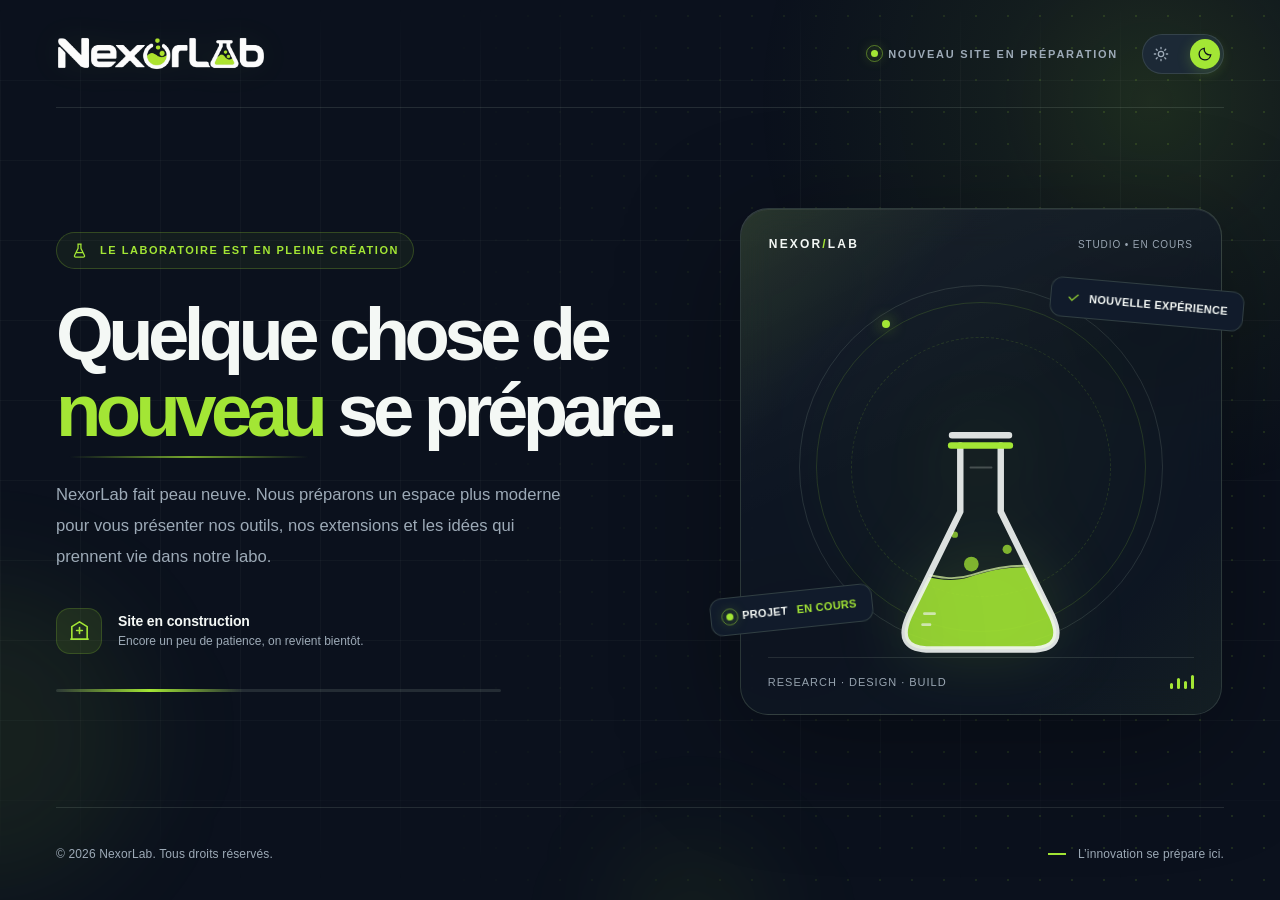
<file: index.html>
<!DOCTYPE html>
<html lang="fr" data-theme="dark">
<head>
  <meta charset="UTF-8" />
  <meta name="viewport" content="width=device-width, initial-scale=1" />
  <meta name="theme-color" content="#0B111D" />
  <meta name="description" content="NexorLab fait peau neuve. Notre site est en construction : découvrez bientôt nos créations, nos extensions et nos nouveaux projets." />
  <title>NexorLab — Site en construction</title>
  <link rel="icon" href="data:image/svg+xml,%3Csvg xmlns='http://www.w3.org/2000/svg' viewBox='0 0 64 64'%3E%3Crect width='64' height='64' rx='16' fill='%230B111D'/%3E%3Cpath d='M16 45V19l32 26V19' fill='none' stroke='%23A3E635' stroke-width='7' stroke-linecap='round' stroke-linejoin='round'/%3E%3C/svg%3E" />
  <style>
    /* ================== PERSONNALISATION RAPIDE ==================
       Changez --accent pour modifier le vert citron.
       Tous les styles et les animations sont inclus dans ce seul HTML.
    =============================================================== */
    :root {
      --accent: #A3E635;
      --accent-rgb: 163, 230, 53;
      --bg: #0B111D;
      --panel: #111B2B;
      --panel-strong: #151F30;
      --fg: #F4F8F5;
      --muted: #9DAAB7;
      --line: rgba(222, 241, 223, .12);
      --panel-line: rgba(203, 237, 176, .17);
      --glass: rgba(15, 24, 37, .68);
      --switch-track: #1c2936;
      --shadow: 0 30px 120px rgba(0, 0, 0, .35);
      color-scheme: dark;
    }
    html[data-theme="light"] {
      --bg: #F5F8F4;
      --panel: #FFFFFF;
      --panel-strong: #F2F6EE;
      --fg: #18212B;
      --muted: #606F7A;
      --line: rgba(35, 58, 49, .12);
      --panel-line: rgba(49, 87, 38, .18);
      --glass: rgba(255, 255, 255, .76);
      --switch-track: #e3ebde;
      --shadow: 0 35px 90px rgba(26, 48, 26, .08);
      color-scheme: light;
    }
    *, *::before, *::after { box-sizing: border-box; }
    html { min-height: 100%; scroll-behavior: smooth; }
    body { margin: 0; min-height: 100vh; overflow-x: hidden; background: var(--bg); color: var(--fg); font-family: Inter, "Segoe UI", Arial, sans-serif; -webkit-font-smoothing: antialiased; transition: background .45s, color .45s; }
    button { font: inherit; }
    ::selection { background: var(--accent); color: #0B111D; }
    .background { position: fixed; inset: 0; pointer-events: none; isolation: isolate; overflow: hidden; z-index: 0; }
    .background::before { content: ""; position: absolute; inset: 0; background-image: linear-gradient(var(--line) 1px,transparent 1px),linear-gradient(90deg,var(--line) 1px,transparent 1px); background-size: 80px 80px; mask-image: linear-gradient(to bottom,transparent,black 10%,black 78%,transparent); opacity: .3; }
    .background::after { content: ""; position: absolute; width: 70vw; height: 65vw; min-width: 650px; min-height: 590px; right: -25%; top: -35%; border-radius: 50%; background: radial-gradient(circle, rgba(var(--accent-rgb), .13) 0%, rgba(var(--accent-rgb), .055) 26%,transparent 65%); animation: aura 14s ease-in-out infinite alternate; }
    .halo { position: absolute; border-radius: 50%; filter: blur(55px); }
    .halo--one { width: 310px; height: 310px; background: rgba(var(--accent-rgb), .075); left: -170px; bottom: 1%; animation: halo-wander 16s ease-in-out infinite alternate; }
    .halo--two { width: 150px; height: 150px; background: rgba(var(--accent-rgb), .065); right: 40%; bottom: -90px; animation: halo-wander 11s 2s ease-in-out infinite alternate-reverse; }
    .grain { position: absolute; inset: 0; opacity: .45; background-image: radial-gradient(rgba(var(--accent-rgb), .3) .75px,transparent .75px); background-size: 32px 32px; mask-image: linear-gradient(90deg,transparent 30%, black 85%); }
    .layout { max-width: 1300px; margin: auto; min-height: 100vh; display: flex; flex-direction: column; padding: 0 56px; position: relative; z-index: 1; }
    .site-header { min-height: 108px; padding: 25px 0; display: flex; align-items: center; justify-content: space-between; border-bottom: 1px solid var(--line); gap: 24px; }
    .brand { display: inline-flex; align-items: center; min-width: 0; text-decoration: none; }
    .brand__image { display: block; width: 210px; max-width: 100%; height: auto; filter: drop-shadow(0 0 15px rgba(var(--accent-rgb), .07)); }
    html[data-theme="dark"] .brand__image--light { display: none; }
    html[data-theme="light"] .brand__image--dark { display: none; }
    .header-side { display: flex; align-items: center; gap: 24px; }
    .top-status { display: flex; align-items: center; gap: 10px; color: var(--muted); font-size: 11px; font-weight: 700; letter-spacing: .16em; text-transform: uppercase; white-space: nowrap; }
    .status-point { position: relative; display: inline-flex; width: 7px; height: 7px; border-radius: 50%; background: var(--accent); box-shadow: 0 0 13px rgba(var(--accent-rgb), .7); }
    .status-point::after { content:""; position:absolute; inset:-5px; border:1px solid rgba(var(--accent-rgb),.45); border-radius:50%; animation: ping 2.6s infinite; }
    .theme-switch { position: relative; cursor: pointer; display: flex; justify-content: space-between; align-items: center; height: 40px; width: 82px; padding: 0 10px; border: 1px solid var(--line); background: var(--switch-track); border-radius: 999px; color: var(--muted); transition: border-color .2s, background .3s; flex-shrink: 0; }
    .theme-switch:hover { border-color: rgba(var(--accent-rgb),.55); }
    .theme-switch:focus-visible { outline: 3px solid var(--accent); outline-offset: 4px; }
    .theme-switch svg { width: 16px; height: 16px; z-index: 1; }
    .theme-switch .switch-thumb { position: absolute; left: 4px; top: 4px; width: 30px; height: 30px; border-radius: 50%; background: var(--accent); transition: transform .35s cubic-bezier(.2,.8,.2,1); box-shadow: 0 3px 14px rgba(var(--accent-rgb), .24); }
    html[data-theme="dark"] .switch-thumb { transform: translateX(43px); }
    .theme-switch .sun, .theme-switch .moon { transition: color .3s; }
    html[data-theme="light"] .sun, html[data-theme="dark"] .moon { color: #0B111D; }
    .hero { width: 100%; flex: 1; display: grid; grid-template-columns: minmax(0,1.13fr) minmax(350px,.87fr); align-items: center; gap: 50px; padding: 88px 0 80px; }
    .hero-copy { max-width: 690px; position: relative; z-index: 2; animation: appear .8s ease-out both; }
    .eyebrow { display: inline-flex; align-items: center; gap: 12px; margin-bottom: 28px; padding: 9px 14px; border-radius: 100px; border: 1px solid rgba(var(--accent-rgb), .22); background: rgba(var(--accent-rgb), .055); color: var(--accent); font-size: 11px; font-weight: 800; letter-spacing: .14em; text-transform: uppercase; }
    html[data-theme="light"] .eyebrow { color: #50730A; }
    .eyebrow-icon { width: 17px; height: 17px; stroke: currentColor; fill: none; stroke-width: 1.8; }
    h1 { font-size: clamp(3.2rem, 5.8vw, 6.4rem); line-height: 1.035; letter-spacing: -.075em; font-weight: 790; margin: 0 0 30px; }
    h1 .accent { color: var(--accent); position: relative; white-space: nowrap; }
    html[data-theme="light"] h1 .accent { color: #699814; }
    h1 .accent::after { content: ""; position: absolute; left: 5%; right: 5%; height: 2px; bottom: -.08em; background: linear-gradient(90deg,transparent,rgba(var(--accent-rgb), .7), transparent); }
    .lede { color: var(--muted); font-size: clamp(1.04rem, 1.25vw, 1.2rem); line-height: 1.85; max-width: 520px; margin: 0 0 35px; }
    .construction-status { display: flex; align-items: center; gap: 16px; flex-wrap: wrap; }
    .construction-status__icon { flex-shrink: 0; width: 46px; height: 46px; border-radius: 14px; display: grid; place-items: center; color: var(--accent); background: rgba(var(--accent-rgb), .10); border: 1px solid rgba(var(--accent-rgb), .18); }
    .construction-status__text strong { display: block; font-size: 14px; letter-spacing: -.01em; margin-bottom: 5px; }
    .construction-status__text span { display: block; font-size: 12px; color: var(--muted); }
    .status-line { margin-top: 35px; height: 3px; max-width: 445px; background: var(--line); border-radius: 6px; overflow: hidden; }
    .status-line::before { content: ""; display: block; width: 42%; height: 100%; background: linear-gradient(90deg,transparent,var(--accent),transparent); animation: running 3.3s ease-in-out infinite; }
    .visual-wrap { position: relative; width: 100%; display: grid; place-items: center; min-width: 0; animation: appear 1s .18s ease-out both; }
    .visual-glow { position: absolute; width: 96%; aspect-ratio: 1; border-radius: 50%; background: radial-gradient(circle,rgba(var(--accent-rgb), .105),transparent 67%); filter: blur(14px); }
    .visual-panel { position: relative; width: min(100%, 482px); aspect-ratio: 1 / 1.05; min-height: 440px; padding: 28px; border: 1px solid var(--panel-line); border-radius: 28px; background: linear-gradient(155deg,rgba(255,255,255,.045),transparent 44%),var(--glass); box-shadow: var(--shadow), inset 0 1px rgba(255,255,255,.07); backdrop-filter: blur(18px); overflow: hidden; }
    html[data-theme="light"] .visual-panel { background: linear-gradient(155deg,rgba(163,230,53,.065),transparent 45%),var(--glass); }
    .visual-panel::after { content:"";position:absolute;inset:0;pointer-events:none;border-radius:inherit;background:linear-gradient(135deg,rgba(var(--accent-rgb), .12),transparent 25%,transparent 78%,rgba(var(--accent-rgb), .045)); }
    .panel-top { display:flex;justify-content:space-between;align-items:center;gap:10px;position:relative;z-index:3; }
    .panel-name { font-size:12px; font-weight:800;letter-spacing:.18em;white-space:nowrap; }
    .panel-tag { font-size:10px;color:var(--muted);letter-spacing:.09em; }
    .orbit { position:absolute; width:330px;height:330px;border:1px solid rgba(var(--accent-rgb), .15);border-radius:50%;left:50%;top:51%;transform:translate(-50%,-50%); }
    .orbit::before { content:""; position:absolute;inset:34px;border:1px dashed rgba(var(--accent-rgb), .14);border-radius:50%;animation: spin 32s linear infinite; }
    .orbit::after { content:"";position:absolute;inset:-18px;border:1px solid var(--line);border-radius:50%; }
    .orbit-dot { position:absolute;top:50%;left:50%;width:330px;height:330px;margin:-165px;animation:spin 12s linear infinite; }
    .orbit-dot::before { content:"";position:absolute;top:7%;left:20%;height:8px;width:8px;border-radius:100%;background:var(--accent);box-shadow:0 0 15px rgba(var(--accent-rgb),.7); }
    .beaker-scene { position:absolute; inset: 70px 15px 54px;display:grid;place-items:center;z-index:2; }
    .flask { height: min(285px, 64%); width: auto; filter: drop-shadow(0 0 36px rgba(var(--accent-rgb), .16)); animation: levitate 5s ease-in-out infinite; overflow: visible; }
    .flask-outline { stroke: var(--fg); stroke-width: 7; stroke-linecap: round; stroke-linejoin: round; fill: none; opacity:.9; }
    .flask-fill { fill:var(--accent);opacity:.9; }
    .wave { animation: wave 4s ease-in-out infinite alternate; transform-origin:center; }
    .bubble {fill:var(--accent);opacity:.75;animation: bubble 3.1s ease-in-out infinite; }
    .bubble:nth-of-type(2) { animation-delay: .7s; }
    .bubble:nth-of-type(3) { animation-delay:1.4s; }
    .panel-bottom { position:absolute;left:27px;right:27px;bottom:25px;display:flex;align-items:center;justify-content:space-between;gap:10px;z-index:3;border-top:1px solid var(--line);padding-top:17px;color:var(--muted);font-size:11px;letter-spacing:.09em; }
    .panel-bars {display:flex;align-items:flex-end;gap:4px;height:14px;}
    .panel-bars span {height:6px;width:3px;border-radius:5px;background:var(--accent);animation: equalizer 1.6s ease-in-out infinite alternate; }
    .panel-bars span:nth-child(2) { height:11px; animation-delay:.25s; }
    .panel-bars span:nth-child(3) { height:8px; animation-delay:.45s; }
    .panel-bars span:nth-child(4) { height:14px; animation-delay:.7s; }
    .floating-label {position:absolute;z-index:3;display:flex;gap:9px;align-items:center;background:var(--panel);border:1px solid var(--panel-line);border-radius:12px;box-shadow:var(--shadow);padding:12px 15px;font-size:11px;font-weight:750;white-space:nowrap;letter-spacing:.025em;}
    .floating-label svg {flex:none;}
    .floating-label--top {right:-20px;top:15%;transform:rotate(5deg);animation: card-drift 5s ease-in-out infinite; }
    .floating-label--bottom {left:-28px;bottom:17%;transform:rotate(-6deg);animation: card-drift 6s 1s ease-in-out infinite reverse; }
    .floating-label--bottom strong {color:var(--accent);}
    .footer {min-height:93px;border-top:1px solid var(--line);display:flex;align-items:center;justify-content:space-between;gap:15px;color:var(--muted);font-size:12px;letter-spacing:.012em;}
    .footer .footer-right {display:flex;align-items:center;gap:12px;}
    .footer-line {display:block;background:var(--accent);width:18px;height:2px;}
    @keyframes ping {0%{transform:scale(.55);opacity:0}35%{opacity:1}100%{transform:scale(1.45);opacity:0}}
    @keyframes aura {from{transform:translate(-5%,3%) scale(.95)}to{transform:translate(5%,-2%) scale(1.15)}}
    @keyframes halo-wander {from{transform:translate(0,0)}to{transform:translate(100px,-55px)}}
    @keyframes appear {from{opacity:0;transform:translateY(20px)}to{opacity:1;transform:translateY(0)}}
    @keyframes running {0%{transform:translateX(-105%)}100%{transform:translateX(350%)}}
    @keyframes spin {to{transform:rotate(360deg)}}
    @keyframes levitate {0%,100%{transform:translateY(0)}50%{transform:translateY(-13px)}}
    @keyframes wave {0%{transform:translateY(-5px) rotate(1.7deg)}100%{transform:translateY(5px) rotate(-1.8deg)}}
    @keyframes bubble {0%{transform:translateY(8px);opacity:0}30%{opacity:.9}100%{transform:translateY(-28px);opacity:0}}
    @keyframes equalizer {to{height:3px}}
    @keyframes card-drift {0%,100%{translate:0 0}50%{translate:0 -10px}}
    @media(max-width:1150px) { .layout {padding-inline:35px} .hero{gap:25px} h1{font-size:clamp(3rem,5.8vw,5.2rem)} .floating-label--top{right:-7px} .floating-label--bottom{left:-12px} }
    @media(max-width:850px) { .layout {padding-inline:28px} .hero{grid-template-columns:1fr;gap:50px;padding:70px 0 80px;} .hero-copy{max-width:740px} h1{font-size:clamp(3.8rem,8.4vw,6rem)} .visual-wrap{max-width:560px;margin:auto} .visual-panel{min-height:420px} .footer{flex-wrap:wrap;padding-block:24px} }
    @media(max-width:550px) { .layout{padding-inline:20px} .site-header{min-height:82px;padding-block:19px} .brand__image{width:154px} .top-status{display:none} .theme-switch{width:77px;height:38px;} .theme-switch .switch-thumb{height:28px;width:28px} html[data-theme="dark"] .switch-thumb{transform:translateX(39px)} .hero{padding:58px 0 68px;gap:45px;} .eyebrow{font-size:10px;max-width:100%;letter-spacing:.07em;margin-bottom:25px;} h1{font-size:clamp(2.85rem,11vw,4.4rem);margin-bottom:22px;letter-spacing:-.07em} .lede{font-size:1rem;line-height:1.75;margin-bottom:28px} .status-line{max-width:100%} .visual-panel{min-height:355px;padding:22px;border-radius:22px} .orbit,.orbit-dot{width:255px;height:255px;} .orbit-dot{margin:-127.5px} .flask{height:230px} .beaker-scene{inset:60px 5px 42px} .panel-bottom{left:22px;right:22px;bottom:20px;font-size:10px} .floating-label{font-size:9px;padding:10px 11px;border-radius:10px}.floating-label--top{top:18%;right:-10px}.floating-label--bottom{left:-10px;bottom:16%} .footer{font-size:11px} }
    @media(max-width:390px){.floating-label--top{right:0;top:17%}.floating-label--bottom{left:0;bottom:17%}.visual-panel{min-height:340px} h1{font-size:clamp(2.7rem,11.7vw,3.4rem)} }
    @media(prefers-reduced-motion:reduce){*,*::before,*::after{animation-duration:.01ms!important;animation-iteration-count:1!important;transition-duration:.01ms!important}html{scroll-behavior:auto}}
  </style>
</head>
<body>
  <div class="background" aria-hidden="true"><div class="grain"></div><div class="halo halo--one"></div><div class="halo halo--two"></div></div>
  <div class="layout">
    <header class="site-header">
      <div class="brand" aria-label="NexorLab">
        <img class="brand__image brand__image--dark" alt="NexorLab" src="[data-uri]" width="210" height="35" />
        <img class="brand__image brand__image--light" alt="" aria-hidden="true" src="[data-uri]" width="210" height="35" />
      </div>
      <div class="header-side">
        <div class="top-status"><span class="status-point"></span> Nouveau site en préparation</div>
        <button id="themeSwitch" type="button" class="theme-switch" aria-label="Passer au mode clair" aria-pressed="false" title="Changer le thème">
          <svg class="sun" aria-hidden="true" viewBox="0 0 24 24" fill="none" stroke="currentColor" stroke-width="2" stroke-linecap="round"><circle cx="12" cy="12" r="4"/><path d="M12 2v2m0 16v2M4.9 4.9l1.4 1.4m11.4 11.4 1.4 1.4M2 12h2m16 0h2M4.9 19.1l1.4-1.4M17.7 6.3l1.4-1.4"/></svg>
          <svg class="moon" aria-hidden="true" viewBox="0 0 24 24" fill="none" stroke="currentColor" stroke-width="2" stroke-linecap="round"><path d="M20.5 13.2A8.5 8.5 0 0 1 10.8 3.5 8.7 8.7 0 1 0 20.5 13.2Z"/></svg>
          <span class="switch-thumb" aria-hidden="true"></span>
        </button>
      </div>
    </header>

    <main class="hero">
      <section class="hero-copy" aria-labelledby="mainTitle">
        <div class="eyebrow">
          <svg class="eyebrow-icon" aria-hidden="true" viewBox="0 0 24 24"><path d="M9 3h6m-5 0v6L5 19a1.7 1.7 0 0 0 1.6 2.4h10.8A1.7 1.7 0 0 0 19 19L14 9V3M7 15h10"/></svg>
          Le laboratoire est en pleine création
        </div>
        <h1 id="mainTitle">Quelque chose de <span class="accent">nouveau</span> se prépare.</h1>
        <p class="lede">NexorLab fait peau neuve. Nous préparons un espace plus moderne pour vous présenter nos outils, nos extensions et les idées qui prennent vie dans notre labo.</p>
        <div class="construction-status" role="status">
          <div class="construction-status__icon" aria-hidden="true">
            <svg width="23" height="23" viewBox="0 0 24 24" fill="none" stroke="currentColor" stroke-width="1.7" stroke-linecap="round" stroke-linejoin="round"><path d="M3 21h18M4 21V8l8-5 8 5v13M9 12h6M12 9v6"/></svg>
          </div>
          <div class="construction-status__text"><strong>Site en construction</strong><span>Encore un peu de patience, on revient bientôt.</span></div>
        </div>
        <div class="status-line" aria-hidden="true"></div>
      </section>

      <div class="visual-wrap" aria-label="Illustration animée d'un laboratoire NexorLab">
        <div class="visual-glow" aria-hidden="true"></div>
        <div class="visual-panel" aria-hidden="true">
          <div class="panel-top"><span class="panel-name">NEXOR<span style="color:var(--accent)">/</span>LAB</span><span class="panel-tag">STUDIO • EN COURS</span></div>
          <div class="orbit"></div><div class="orbit-dot"></div>
          <div class="beaker-scene">
            <svg class="flask" viewBox="0 0 260 310" xmlns="http://www.w3.org/2000/svg">
              <defs><clipPath id="liquidClip"><path d="M108 44V116L52 230Q37 264 71 266H189Q223 264 208 230L152 116V44Z"/></clipPath></defs>
              <g clip-path="url(#liquidClip)">
                <path class="flask-fill wave" d="M 18 187 C 51 169, 78 200, 118 187 S 188 171, 245 189 L245 300 H15Z" />
                <path d="M17 185C50 167 80 198 120 185S191 170 245 188" fill="none" stroke="#E4FFAC" stroke-width="2" opacity=".7" class="wave" />
                <circle class="bubble" cx="120" cy="173" r="8"/><circle class="bubble" cx="159" cy="157" r="5"/><circle class="bubble" cx="102" cy="141" r="3.5"/>
              </g>
              <path class="flask-outline" d="M99 33H161M108 44V116L52 230Q37 264 71 266H189Q223 264 208 230L152 116V44" />
              <path d="M98 44H162" stroke="var(--accent)" stroke-width="7" stroke-linecap="round"/>
              <path d="M80 227h-11M75 239h-8" stroke="var(--fg)" stroke-width="3" opacity=".65" stroke-linecap="round" />
              <path d="M119 68h23" stroke="var(--fg)" stroke-width="2" opacity=".22" stroke-linecap="round"/>
            </svg>
          </div>
          <div class="panel-bottom"><span>RESEARCH · DESIGN · BUILD</span><span class="panel-bars"><span></span><span></span><span></span><span></span></span></div>
        </div>
        <div class="floating-label floating-label--top" aria-hidden="true">
          <svg width="14" height="14" viewBox="0 0 24 24" fill="none" stroke="var(--accent)" stroke-width="2" stroke-linecap="round" stroke-linejoin="round"><path d="m5 12 5 5L20 7"/></svg>
          NOUVELLE EXPÉRIENCE
        </div>
        <div class="floating-label floating-label--bottom" aria-hidden="true"><span class="status-point"></span> PROJET <strong>EN COURS</strong></div>
      </div>
    </main>

    <footer class="footer">
      <div>© <span id="year">2026</span> NexorLab. Tous droits réservés.</div>
      <div class="footer-right"><span class="footer-line"></span> L’innovation se prépare ici.</div>
    </footer>
  </div>

  <script>
    (() => {
      const key = 'nexorlab-construction-theme';
      const root = document.documentElement;
      const toggle = document.getElementById('themeSwitch');
      const colorTag = document.querySelector('meta[name="theme-color"]');
      let theme = 'dark';
      try { theme = localStorage.getItem(key) === 'light' ? 'light' : 'dark'; } catch (_) {}
      function setTheme(value) {
        root.setAttribute('data-theme', value);
        toggle.setAttribute('aria-pressed', String(value === 'light'));
        toggle.setAttribute('aria-label', value === 'dark' ? 'Passer au mode clair' : 'Passer au mode sombre');
        if (colorTag) colorTag.setAttribute('content', value === 'dark' ? '#0B111D' : '#F5F8F4');
        try { localStorage.setItem(key, value); } catch (_) {}
      }
      setTheme(theme);
      toggle.addEventListener('click', () => setTheme(root.getAttribute('data-theme') === 'dark' ? 'light' : 'dark'));
      document.getElementById('year').textContent = String(new Date().getFullYear());
    })();
  </script>
</body>
</html>
</file>
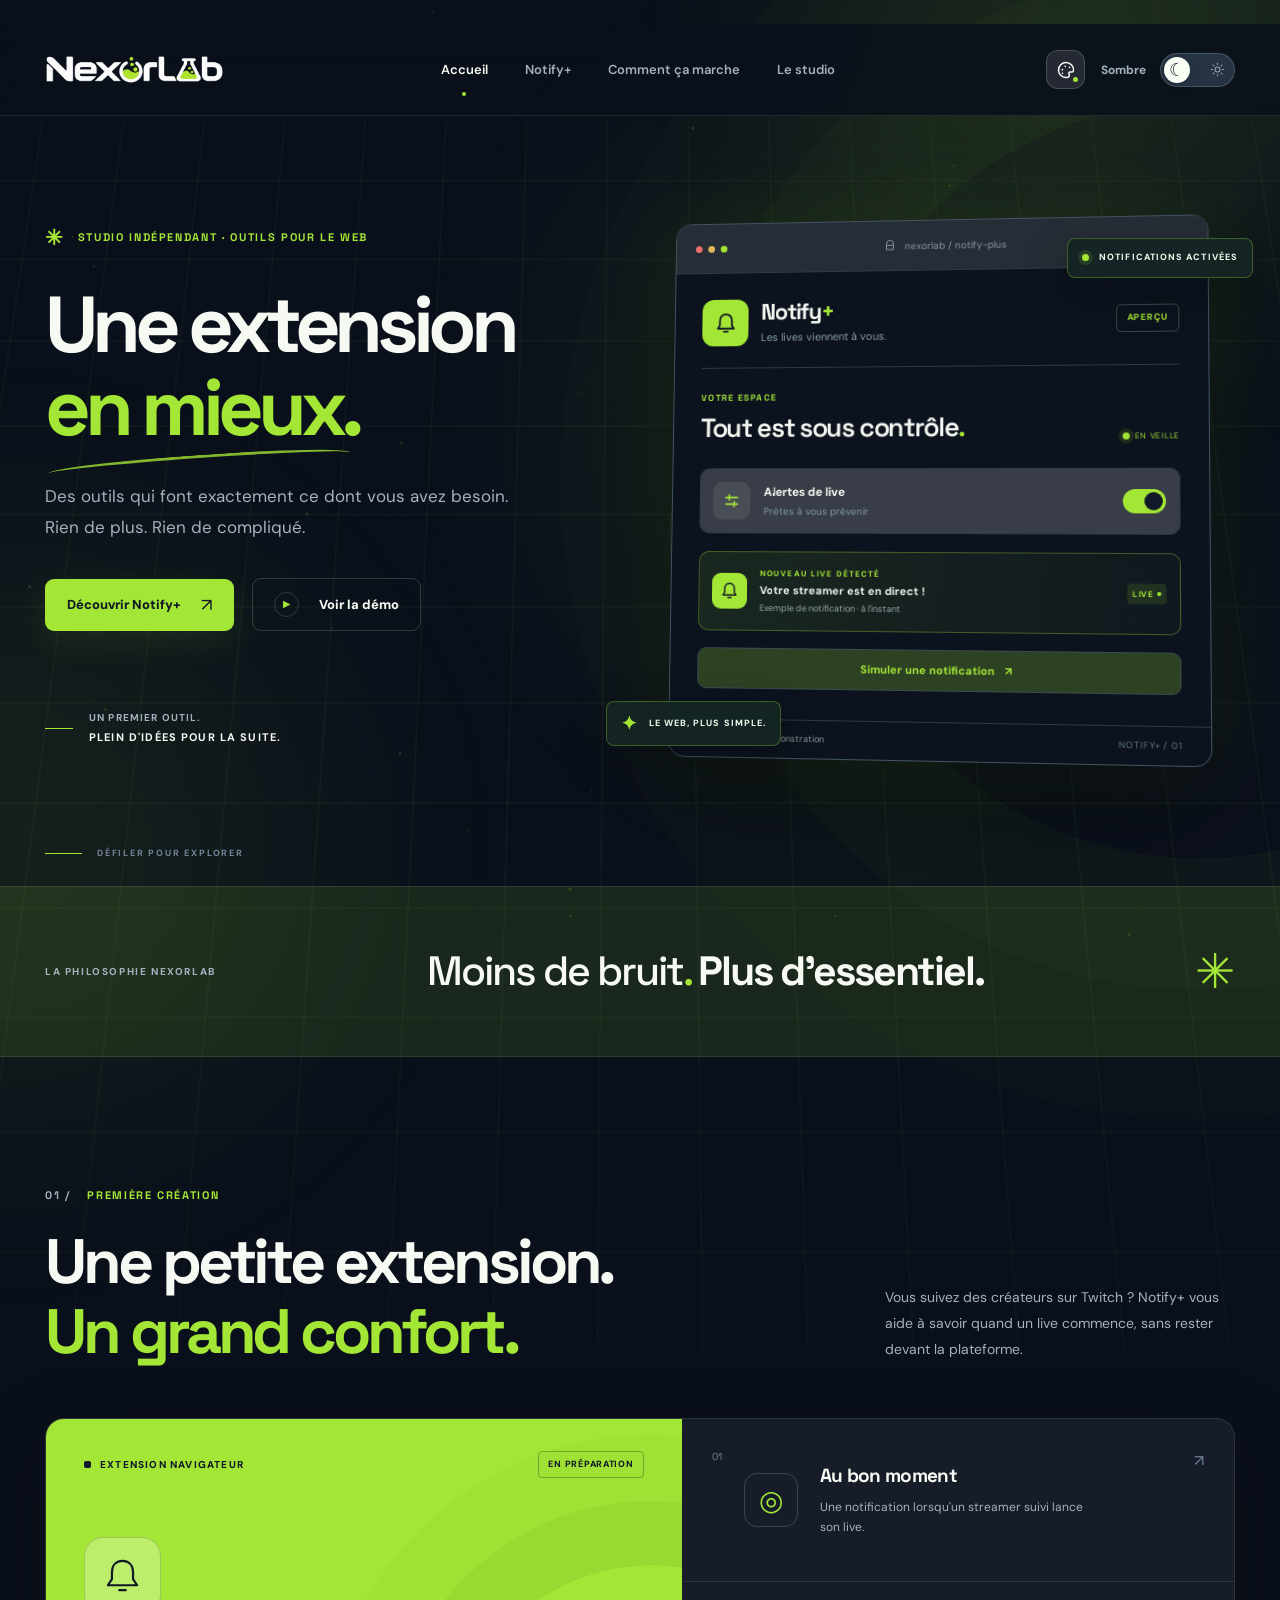
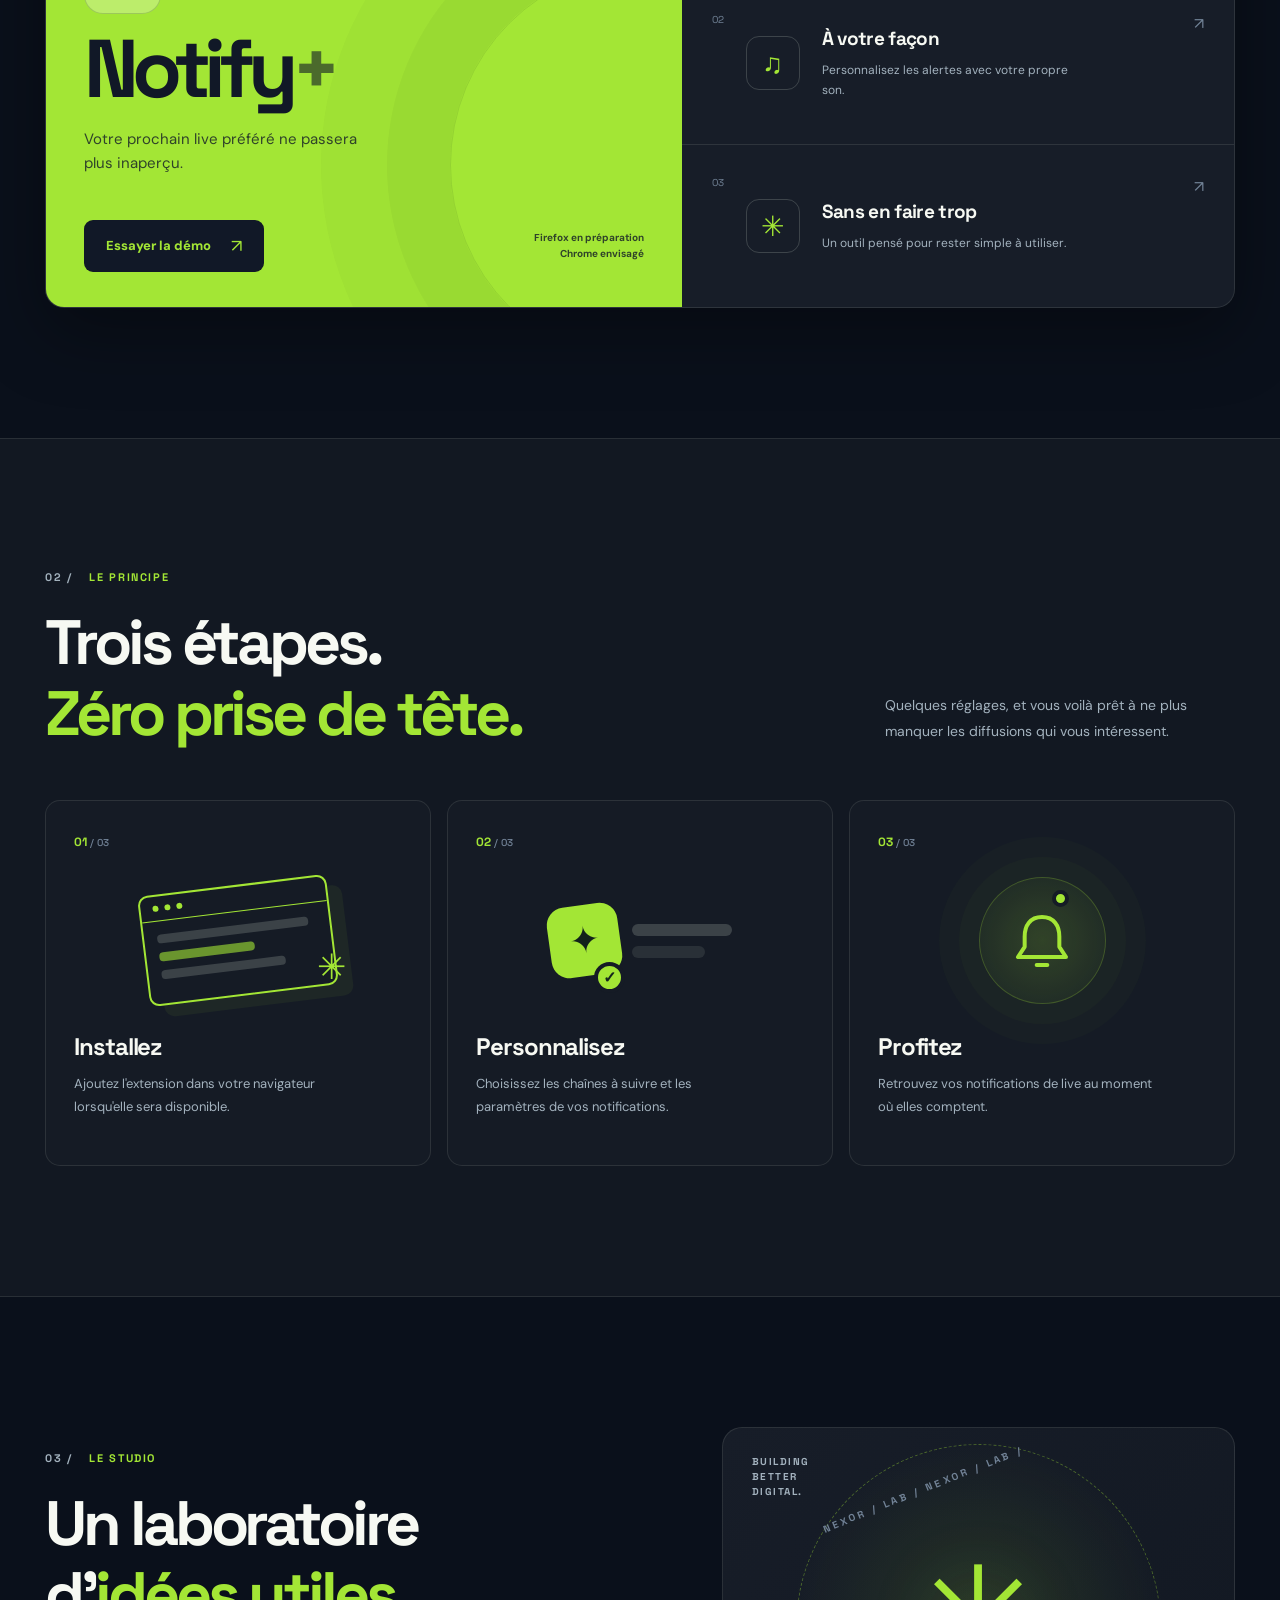
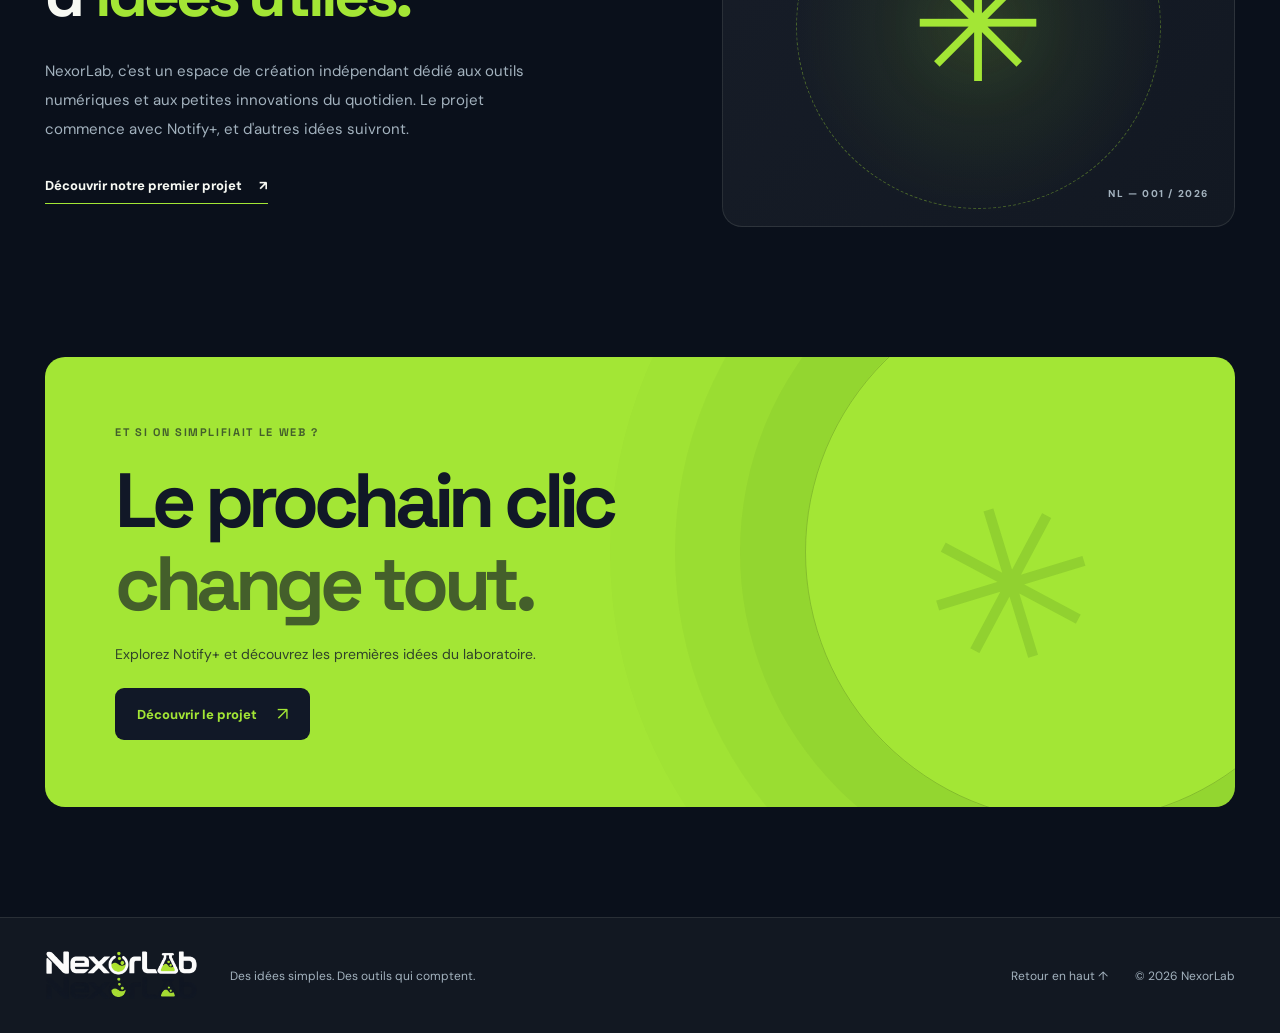
<file: _.html>
<!DOCTYPE html>
<html lang="fr" data-theme="dark">
<head>
  <meta charset="UTF-8">
  <meta name="viewport" content="width=device-width,initial-scale=1">
  <meta name="theme-color" content="#0A101B">
  <meta name="description" content="NexorLab imagine des outils numériques simples et bien pensés. Découvrez Notify+, notre extension de notifications pour les lives Twitch.">
  <title>NexorLab — Des idées qui prennent vie.</title>
  <link rel="preconnect" href="https://fonts.googleapis.com">
  <link rel="preconnect" href="https://fonts.gstatic.com" crossorigin>
  <link href="https://fonts.googleapis.com/css2?family=DM+Sans:wght@400;500;600;700;800&family=Space+Grotesk:wght@400;500;600;700&display=swap" rel="stylesheet">
  <link rel="icon" href="assets/favicon.svg" type="image/svg+xml">
  <script>try{document.documentElement.dataset.theme=localStorage.getItem('nexorlab-theme')||'dark'}catch(e){}</script>
  <link rel="stylesheet" href="styles.css">
  <script src="app.js" defer></script>
</head>
<body>
  <div class="ambient" aria-hidden="true"><div class="ambient-grid"></div><div class="ambient-halo halo-one"></div><div class="ambient-halo halo-two"></div><div class="ambient-rings"></div><div class="ambient-glow"></div></div>
  <canvas id="particles" aria-hidden="true"></canvas>

  <a class="skip-link" href="#main">Passer au contenu</a>
  <header class="site-header" id="top">
    <div class="nav-wrap shell">
      <a class="brand" href="#top" aria-label="NexorLab, retour à l'accueil">
        <img class="brand-logo brand-dark" src="assets/logo-blanc.png" alt="NexorLab">
        <img class="brand-logo brand-light" src="assets/logo-fonce.png" alt="NexorLab">
      </a>
      <nav class="site-nav" id="site-nav" aria-label="Navigation principale">
        <a class="nav-link active" href="#accueil">Accueil</a>
        <a class="nav-link" href="#notify">Notify+</a>
        <a class="nav-link" href="#fonctionnement">Comment ça marche</a>
        <a class="nav-link" href="#studio">Le studio</a>
      </nav>
      <div class="nav-actions">
        <div class="palette-control" id="palette-control">
          <button class="palette-trigger" id="palette-trigger" type="button" aria-label="Personnaliser les couleurs" aria-expanded="false" aria-controls="palette-panel" aria-haspopup="dialog" title="Personnaliser les couleurs">
            <svg viewBox="0 0 24 24" fill="none" stroke="currentColor" stroke-width="1.8" stroke-linecap="round" stroke-linejoin="round" aria-hidden="true"><path d="M12 3a9 9 0 1 0 0 18h1.5a2.5 2.5 0 0 0 2.1-3.9 1.65 1.65 0 0 1 1.35-2.6H19a2 2 0 0 0 2-2A9 9 0 0 0 12 3Z"/><circle cx="7.6" cy="11.6" r="1" fill="currentColor" stroke="none"/><circle cx="11" cy="7.6" r="1" fill="currentColor" stroke="none"/><circle cx="16.2" cy="8.8" r="1" fill="currentColor" stroke="none"/><circle cx="7.7" cy="16" r="1" fill="currentColor" stroke="none"/></svg>
            <span class="palette-trigger-dot" id="palette-trigger-dot" aria-hidden="true"></span>
          </button>
          <div class="palette-panel" id="palette-panel" role="dialog" aria-label="Personnalisation des couleurs" hidden>
            <div class="palette-panel-head"><div><span class="palette-eyebrow">VOTRE NEXORLAB</span><h2>À vos couleurs<span>.</span></h2><p>Essayez un style. Le site change en direct.</p></div><button class="palette-close" id="palette-close" aria-label="Fermer le personnalisateur" type="button">×</button></div>
            <div class="palette-panel-body">
              <div class="palette-section-title"><span>PALETTES PRÊTES À L'EMPLOI</span><span id="palette-current">Citron</span></div>
              <div class="palette-presets" role="group" aria-label="Palettes prédéfinies">
                <button type="button" class="palette-preset" data-preset="citron" aria-pressed="true"><span class="palette-preview" style="--swatch-bg:#0A101B;--swatch-accent:#A3E635"><i></i></span><span>Citron</span></button>
                <button type="button" class="palette-preset" data-preset="violet" aria-pressed="false"><span class="palette-preview" style="--swatch-bg:#130F24;--swatch-accent:#A855F7"><i></i></span><span>Violet</span></button>
                <button type="button" class="palette-preset" data-preset="cyan" aria-pressed="false"><span class="palette-preview" style="--swatch-bg:#091722;--swatch-accent:#22D3EE"><i></i></span><span>Cyan</span></button>
                <button type="button" class="palette-preset" data-preset="ambre" aria-pressed="false"><span class="palette-preview" style="--swatch-bg:#1A1410;--swatch-accent:#F59E0B"><i></i></span><span>Ambre</span></button>
                <button type="button" class="palette-preset" data-preset="cobalt" aria-pressed="false"><span class="palette-preview" style="--swatch-bg:#0D1630;--swatch-accent:#3B82F6"><i></i></span><span>Cobalt</span></button>
              </div>
              <div class="palette-section-title palette-custom-heading"><span>OU CRÉEZ VOTRE PROPRE STYLE</span><span class="custom-indicator" id="palette-custom-indicator">SUR MESURE</span></div>
              <div class="palette-fields">
                <div class="palette-field"><label for="palette-accent-hex">Couleur principale</label><div class="palette-input-group"><input id="palette-accent-color" type="color" aria-label="Choisir la couleur principale" value="#A3E635"><input id="palette-accent-hex" type="text" value="#A3E635" maxlength="7" spellcheck="false" autocomplete="off" aria-label="Code HEX de la couleur principale"></div></div>
                <div class="palette-field"><label for="palette-bg-hex" id="palette-bg-label">Fond sombre</label><div class="palette-input-group"><input id="palette-bg-color" type="color" aria-label="Choisir la couleur du fond" value="#0A101B"><input id="palette-bg-hex" type="text" value="#0A101B" maxlength="7" spellcheck="false" autocomplete="off" aria-label="Code HEX du fond actuel"></div></div>
              </div>
              <p class="palette-hint">Le fond clair et le fond sombre sont réglables séparément. Vos choix sont enregistrés sur cet appareil.</p>
            </div>
            <div class="palette-panel-foot"><button type="button" class="palette-reset" id="palette-reset"><svg viewBox="0 0 24 24" aria-hidden="true" fill="none" stroke="currentColor" stroke-width="1.8"><path d="M3 11a9 9 0 1 1 3 7M3 5v6h6"/></svg> Réinitialiser</button><span class="palette-save-status" id="palette-save-status" role="status"><svg viewBox="0 0 20 20" fill="none" stroke="currentColor" stroke-width="2" aria-hidden="true"><path d="m4 10 4 4 8-8"/></svg> Enregistré</span></div>
          </div>
        </div>
        <span class="theme-name" id="theme-name">Sombre</span>
        <button class="theme-switch" id="theme-switch" role="switch" aria-checked="true" aria-label="Activer le thème clair" type="button" title="Changer le thème">
          <svg class="track-icon track-moon" viewBox="0 0 24 24" fill="none" aria-hidden="true"><path d="M20.2 15.3A8.5 8.5 0 018.7 3.8 8.5 8.5 0 1020.2 15.3Z" stroke="currentColor" stroke-width="1.7" stroke-linejoin="round"/></svg>
          <svg class="track-icon track-sun" viewBox="0 0 24 24" fill="none" aria-hidden="true"><circle cx="12" cy="12" r="4" stroke="currentColor" stroke-width="1.7"/><path d="M12 2v2M12 20v2M4.93 4.93l1.42 1.42m11.3 11.3 1.42 1.42M2 12h2m16 0h2M4.93 19.07l1.42-1.42m11.3-11.3 1.42-1.42" stroke="currentColor" stroke-width="1.7" stroke-linecap="round"/></svg>
          <span class="switch-knob" aria-hidden="true"></span>
        </button>
        <button class="menu-toggle" id="menu-toggle" type="button" aria-expanded="false" aria-controls="site-nav" aria-label="Ouvrir le menu"><span></span><span></span></button>
      </div>
    </div>
  </header>

  <main id="main">
    <section class="hero shell" id="accueil" aria-labelledby="hero-title">
      <div class="hero-content">
        <div class="eyebrow"><span class="eyebrow-asterisk">✳</span><span>STUDIO INDÉPENDANT · OUTILS POUR LE WEB</span></div>
        <h1 id="hero-title">Une extension<br> <span class="stroke-word">en mieux<span class="stroke-swish" aria-hidden="true"></span></span><span class="dot">.</span></h1>
        <p class="hero-subtitle">Des outils qui font exactement ce dont vous avez besoin. Rien de plus. Rien de compliqué.</p>
        <div class="hero-buttons">
          <a class="button button-primary" href="#notify">Découvrir Notify+ <span class="btn-arrow" aria-hidden="true">↗</span></a>
          <button class="button button-text" id="hero-demo" type="button"><span class="play-icon" aria-hidden="true">▶</span> Voir la démo</button>
        </div>
        <div class="hero-bottom"><span class="hero-dash"></span><span>UN PREMIER OUTIL.<br><strong>PLEIN D'IDÉES POUR LA SUITE.</strong></span></div>
      </div>

      <div class="hero-visual" id="hero-visual" aria-label="Démonstration interactive de Notify+">
        <div class="visual-orbit orbit-outer"></div><div class="visual-orbit orbit-inner"></div>
        <div class="floating-label floating-label-top"><span class="green-dot"></span> NOTIFICATIONS ACTIVÉES</div>
        <div class="demo-window" id="demo-window">
          <div class="window-head"><div class="window-dots" aria-hidden="true"><i></i><i></i><i></i></div><span class="window-address"><svg viewBox="0 0 24 24" width="12" height="12" aria-hidden="true"><path d="M5 11V8a7 7 0 0114 0v3m-14 0h14v9H5v-9Z" fill="none" stroke="currentColor" stroke-width="2"/></svg> nexorlab / notify-plus</span><span class="window-more" aria-hidden="true">•••</span></div>
          <div class="window-body">
            <div class="app-head"><span class="app-emblem" aria-hidden="true"><svg viewBox="0 0 24 24" fill="none"><path d="M12 3c-4 0-6 3-6 7v4l-2 3h16l-2-3v-4c0-4-2-7-6-7Z" stroke="currentColor" stroke-width="1.8" stroke-linejoin="round"/><path d="M10 20h4" stroke="currentColor" stroke-width="1.8" stroke-linecap="round"/></svg></span><div><span class="app-brand">Notify<span>+</span></span><span class="app-caption">Les lives viennent à vous.</span></div><span class="version-pill">APERÇU</span></div>
            <div class="app-separator"></div>
            <div class="app-heading"><div><div class="small-heading">VOTRE ESPACE</div><h2>Tout est sous contrôle<span class="dot">.</span></h2></div><span class="live-ping" title="Aperçu interactif"><span></span> EN VEILLE</span></div>
            <div class="app-setting"><div class="setting-icon" aria-hidden="true"><svg viewBox="0 0 24 24" fill="none"><path d="M5 8h14M5 16h14M9 5v6m6 2v6" stroke="currentColor" stroke-width="2" stroke-linecap="round"/></svg></div><div class="setting-copy"><strong>Alertes de live</strong><span id="preview-status">Prêtes à vous prévenir</span></div><button type="button" class="mini-switch on" id="preview-toggle" role="switch" aria-label="Activer les alertes de démonstration" aria-checked="true"><span></span></button></div>
            <div class="alert-preview" id="alert-preview"><span class="alert-icon" aria-hidden="true"><svg viewBox="0 0 24 24" fill="none"><path d="M12 3c-4 0-6 3-6 7v4l-2 3h16l-2-3v-4c0-4-2-7-6-7Z" stroke="currentColor" stroke-width="1.7" stroke-linejoin="round"/><path d="M10 20h4" stroke="currentColor" stroke-width="1.7" stroke-linecap="round"/></svg></span><div><span class="alert-label">NOUVEAU LIVE DÉTECTÉ</span><strong>Votre streamer est en direct !</strong><small>Exemple de notification · à l'instant</small></div><span class="alert-live">LIVE <i></i></span></div>
            <button class="simulate-button" id="simulate-inline" type="button">Simuler une notification <span aria-hidden="true">↗</span></button>
          </div>
          <div class="window-footer"><span class="green-dot"></span> Interface de démonstration <span>NOTIFY+ / 01</span></div>
        </div>
        <div class="floating-label floating-label-bottom"><span class="float-spark">✦</span> LE WEB, PLUS SIMPLE.</div>
      </div>
      <a class="scroll-cue" href="#manifeste" aria-label="Faire défiler vers la section suivante"><span class="scroll-line"></span> DÉFILER POUR EXPLORER</a>
    </section>

    <section class="statement" id="manifeste" aria-label="Notre philosophie"><div class="statement-inner shell"><span class="statement-overline">LA PHILOSOPHIE NEXORLAB</span><p>Moins de bruit<span>.</span> <strong>Plus d'essentiel.</strong></p><span class="statement-mark" aria-hidden="true">✳</span></div></section>

    <section class="product-section section-space shell" id="notify" aria-labelledby="notify-heading">
      <div class="section-intro reveal"><div><span class="overline"><span class="index">01 /</span> PREMIÈRE CRÉATION</span><h2 id="notify-heading">Une petite extension.<br><em>Un grand confort.</em></h2></div><p>Vous suivez des créateurs sur Twitch ? Notify+ vous aide à savoir quand un live commence, sans rester devant la plateforme.</p></div>
      <div class="product-showcase reveal">
        <div class="product-left"><div class="product-topline"><span class="product-type"><span class="mini-square"></span> EXTENSION NAVIGATEUR</span><span class="stage">EN PRÉPARATION</span></div><div class="product-main"><div class="product-glyph"><svg viewBox="0 0 24 24" fill="none" aria-hidden="true"><path d="M12 3c-4.5 0-6.5 3.3-6.5 7.3v3.9L3 18h18l-2.5-3.8v-3.9C18.5 6.3 16.5 3 12 3Z" stroke="currentColor" stroke-width="1.35" stroke-linejoin="round"/><path d="M10 21h4" stroke="currentColor" stroke-width="1.35" stroke-linecap="round"/></svg></div><h3>Notify<span>+</span></h3><p>Votre prochain live préféré ne passera plus inaperçu.</p></div><div class="product-footer"><button class="button button-primary" id="product-demo" type="button">Essayer la démo <span class="btn-arrow" aria-hidden="true">↗</span></button><span>Firefox en préparation<br>Chrome envisagé</span></div></div>
        <div class="product-right"><div class="feature-row"><span class="feature-number">01</span><div class="feature-icon">◎</div><div><h4>Au bon moment</h4><p>Une notification lorsqu'un streamer suivi lance son live.</p></div><span class="feature-arrow">↗</span></div><div class="feature-row"><span class="feature-number">02</span><div class="feature-icon">♫</div><div><h4>À votre façon</h4><p>Personnalisez les alertes avec votre propre son.</p></div><span class="feature-arrow">↗</span></div><div class="feature-row"><span class="feature-number">03</span><div class="feature-icon">✳</div><div><h4>Sans en faire trop</h4><p>Un outil pensé pour rester simple à utiliser.</p></div><span class="feature-arrow">↗</span></div></div>
      </div>
    </section>

    <section class="steps-wrap" id="fonctionnement" aria-labelledby="steps-heading"><div class="shell section-space"><div class="section-intro reveal"><div><span class="overline"><span class="index">02 /</span> LE PRINCIPE</span><h2 id="steps-heading">Trois étapes.<br><em>Zéro prise de tête.</em></h2></div><p>Quelques réglages, et vous voilà prêt à ne plus manquer les diffusions qui vous intéressent.</p></div><div class="steps-grid"><article class="step-card reveal"><span class="step-count">01<span> / 03</span></span><div class="step-illustration step-browser" aria-hidden="true"><div class="browser-shell"><div class="browser-top"><i></i><i></i><i></i></div><div class="browser-lines"><span></span><span></span><span></span></div></div><span class="step-small-star">✳</span></div><h3>Installez</h3><p>Ajoutez l'extension dans votre navigateur lorsqu'elle sera disponible.</p></article><article class="step-card reveal"><span class="step-count">02<span> / 03</span></span><div class="step-illustration step-channel" aria-hidden="true"><div class="channel-avatar">✦</div><div class="channel-lines"><span></span><span></span></div><div class="channel-check">✓</div></div><h3>Personnalisez</h3><p>Choisissez les chaînes à suivre et les paramètres de vos notifications.</p></article><article class="step-card reveal"><span class="step-count">03<span> / 03</span></span><div class="step-illustration step-bell" aria-hidden="true"><div class="bell-halo"><svg viewBox="0 0 24 24" fill="none"><path d="M12 3c-4.5 0-6.5 3.3-6.5 7.3v3.9L3 18h18l-2.5-3.8v-3.9C18.5 6.3 16.5 3 12 3Z" stroke="currentColor" stroke-width="1.5" stroke-linejoin="round"/><path d="M10 21h4" stroke="currentColor" stroke-width="1.5" stroke-linecap="round"/></svg></div><span class="notification-dot"></span></div><h3>Profitez</h3><p>Retrouvez vos notifications de live au moment où elles comptent.</p></article></div></div></section>

    <section class="studio-section section-space shell" id="studio" aria-labelledby="studio-heading"><div class="studio-grid"><div class="studio-copy reveal"><span class="overline"><span class="index">03 /</span> LE STUDIO</span><h2 id="studio-heading">Un laboratoire<br>d'<em>idées utiles.</em></h2><p>NexorLab, c'est un espace de création indépendant dédié aux outils numériques et aux petites innovations du quotidien. Le projet commence avec Notify+, et d'autres idées suivront.</p><a href="#notify" class="inline-link">Découvrir notre premier projet <span aria-hidden="true">↗</span></a></div><div class="studio-art reveal" aria-hidden="true"><div class="big-circular-word">NEXOR / LAB / NEXOR / LAB /</div><span class="studio-star">✳</span><span class="studio-label">BUILDING<br>BETTER<br>DIGITAL.</span><div class="studio-coordinates">NL — 001 / 2026</div></div></div></section>

    <section class="final-cta shell" aria-labelledby="final-heading"><div class="cta-panel reveal"><div class="cta-orb" aria-hidden="true"></div><span class="overline">ET SI ON SIMPLIFIAIT LE WEB ?</span><h2 id="final-heading">Le prochain clic<br><em>change tout.</em></h2><p>Explorez Notify+ et découvrez les premières idées du laboratoire.</p><a class="button button-contrast" href="#notify">Découvrir le projet <span class="btn-arrow" aria-hidden="true">↗</span></a><span class="cta-decoration" aria-hidden="true">✳</span></div></section>
  </main>

  <footer class="site-footer"><div class="shell footer-row"><a class="footer-brand" href="#top" aria-label="Retour à l'accueil"><img class="brand-dark" src="assets/logo-blanc.png" alt="NexorLab"><img class="brand-light" src="assets/logo-fonce.png" alt="NexorLab"></a><p>Des idées simples. Des outils qui comptent.</p><div class="footer-right"><a href="#top">Retour en haut ↑</a><span>© 2026 NexorLab</span></div></div></footer>

  <div id="toast" class="toast" role="status" aria-live="polite" aria-atomic="true"><div class="toast-bell" aria-hidden="true"><svg viewBox="0 0 24 24" fill="none"><path d="M12 3c-4 0-6 3-6 7v4l-2 3h16l-2-3v-4c0-4-2-7-6-7Z" stroke="currentColor" stroke-width="1.75" stroke-linejoin="round"/><path d="M10 20h4" stroke="currentColor" stroke-width="1.75" stroke-linecap="round"/></svg></div><div class="toast-message"><span>NOTIFY+ · DÉMONSTRATION</span><strong>Votre streamer est en direct !</strong><small>Une nouvelle diffusion vient de commencer.</small></div><button id="toast-close" class="toast-close" type="button" aria-label="Fermer la notification">×</button></div>
</body>
</html>
</file>
<file: styles.css>
/* NexorLab — refonte complète : identité, responsive et animations */
:root{color-scheme:dark;--bg:#0a101b;--bg-2:#0f1725;--panel:#151f2e;--panel-raised:#1c2938;--ink:#f7f9f3;--muted:#99a7b5;--soft:#657586;--line:rgba(231,242,226,.105);--accent:var(--accent-bright);--accent-hover:#bbfa53;--accent-wash:color-mix(in srgb, var(--accent-bright) 10.0%, transparent);--header-bg:rgba(10,16,27,.82);--ambient-grid:rgba(186,227,162,.055);--halo-a:color-mix(in srgb, var(--accent-bright) 12.0%, transparent);--halo-b:rgba(36,112,105,.10);--border-strong:rgba(231,242,226,.18);--shadow:rgba(0,0,0,.35);--step-bg:#121d2c;--cta-bg:var(--accent-bright);--cta-ink:#0c1612;scroll-padding-top:100px}
:root[data-theme=light]{color-scheme:light;--bg:#f5f7f2;--bg-2:#eaf0e5;--panel:#fff;--panel-raised:#f1f5ed;--ink:#13202b;--muted:#526372;--soft:#627680;--line:rgba(17,24,39,.11);--accent:#639900;--accent-hover:#477500;--accent-wash:rgba(132,191,24,.10);--header-bg:rgba(245,247,242,.84);--ambient-grid:rgba(39,76,37,.07);--halo-a:color-mix(in srgb, var(--accent-bright) 28.0%, transparent);--halo-b:rgba(99,146,111,.13);--border-strong:rgba(17,24,39,.18);--shadow:rgba(17,24,39,.09);--step-bg:#fff;--cta-bg:#c2f36c;--cta-ink:#132315}
*{box-sizing:border-box}html{scroll-behavior:smooth}body{margin:0;min-width:320px;background:var(--bg);color:var(--ink);font-family:'DM Sans',Arial,sans-serif;-webkit-font-smoothing:antialiased;line-height:1.5;overflow-x:hidden;transition:background-color .45s,color .45s}button,a{font:inherit}button{cursor:pointer}a{color:inherit;text-decoration:none}img{max-width:100%}::selection{background:var(--accent-bright);color:#13202b}:focus-visible{outline:3px solid var(--accent-bright);outline-offset:4px}.shell{width:min(1250px,calc(100% - 90px));margin-inline:auto}.skip-link{position:fixed;top:-70px;left:15px;z-index:200;background:var(--accent-bright);color:#121d2c;padding:10px 18px;border-radius:8px}.skip-link:focus{top:12px}
/* Atmosphère : halos organiques, perspective tramée et particules canvas */
.ambient{pointer-events:none;position:absolute;inset:0 0 auto;height:1350px;overflow:hidden;z-index:0}.ambient-grid{position:absolute;inset:0;background-image:linear-gradient(var(--ambient-grid) 1px,transparent 1px),linear-gradient(90deg,var(--ambient-grid) 1px,transparent 1px);background-size:68px 68px;mask-image:linear-gradient(180deg,transparent,#000 18%,#000 54%,transparent 90%);transform:perspective(900px) rotateX(12deg) scale(1.25);transform-origin:50% 25%;animation:grid-pan 28s linear infinite}.ambient-halo{position:absolute;border-radius:50%;filter:blur(60px);will-change:transform}.halo-one{width:850px;height:850px;top:-390px;right:-240px;background:radial-gradient(circle,var(--halo-a),transparent 67%);animation:halo-drift 16s ease-in-out infinite alternate}.halo-two{width:900px;height:850px;top:410px;left:-430px;background:radial-gradient(circle,var(--halo-b),transparent 70%);animation:halo-drift 23s -8s ease-in-out infinite alternate-reverse}.ambient-rings{width:760px;height:760px;position:absolute;right:-300px;top:100px;border:1px solid color-mix(in srgb, var(--accent-bright) 6.5%, transparent);border-radius:50%;box-shadow:0 0 0 130px color-mix(in srgb, var(--accent-bright) 1.8%, transparent),0 0 0 260px color-mix(in srgb, var(--accent-bright) 1.2%, transparent)}.ambient-glow{position:absolute;inset:0;background:radial-gradient(ellipse at 66% 31%,color-mix(in srgb, var(--accent-bright) 5.5%, transparent),transparent 37%)}#particles{position:absolute;top:0;left:0;width:100%;height:950px;z-index:0;pointer-events:none;opacity:.48}body>*:not(.ambient):not(#particles){position:relative;z-index:1}@keyframes grid-pan{to{background-position:68px 68px;transform:perspective(900px) rotateX(12deg) scale(1.32)}}@keyframes halo-drift{to{transform:translate(-80px,85px) scale(1.12)}}
/* Navigation */
.site-header{height:92px;position:sticky!important;top:0;z-index:100!important;background:var(--header-bg);border-bottom:1px solid var(--line);backdrop-filter:blur(22px);-webkit-backdrop-filter:blur(22px);transition:background .4s}.nav-wrap{height:100%;display:flex;align-items:center;justify-content:space-between;gap:20px}.brand{display:flex;align-items:center;flex:0 0 184px}.brand-logo{width:179px;height:auto;display:block}.brand-light{display:none}:root[data-theme=light] .brand-dark{display:none}:root[data-theme=light] .brand-light{display:block}.site-nav{display:flex;align-items:center;gap:37px}.nav-link{position:relative;color:var(--muted);font-size:13px;font-weight:600;transition:color .2s;white-space:nowrap}.nav-link:hover,.nav-link.active{color:var(--ink)}.nav-link.active::before{content:"";width:4px;height:4px;position:absolute;left:50%;transform:translateX(-50%);bottom:-17px;border-radius:50%;background:var(--accent)}.nav-actions{display:flex;align-items:center;gap:14px}.theme-name{color:var(--muted);font-size:12px;font-weight:700;min-width:47px;text-align:right}.theme-switch{height:34px;width:75px;flex:none;border:1px solid var(--border-strong);border-radius:99px;background:#253343;position:relative;display:flex;align-items:center;justify-content:space-between;padding:0 9px;color:#98a5ae;transition:background .25s,border-color .25s}.theme-switch:hover{border-color:var(--accent)}.track-icon{width:15px;height:15px;z-index:1}.switch-knob{width:26px;height:26px;border-radius:50%;position:absolute;left:3px;top:3px;background:#f9fff4;box-shadow:0 2px 8px rgba(0,0,0,.2);display:grid;place-items:center;transition:transform .32s cubic-bezier(.2,.9,.2,1),background .3s;z-index:2}.switch-knob::after{content:'☾';font-size:18px;line-height:1;color:#1b2c3b}:root[data-theme=light] .theme-switch{background:#d9e8c6;border-color:#bed6a5;color:#466448}:root[data-theme=light] .switch-knob{transform:translateX(41px);background:#fff}:root[data-theme=light] .switch-knob::after{content:'☀';font-size:16px;color:#527e19}.menu-toggle{display:none;background:none;border:0;color:var(--ink);width:38px;height:38px;align-items:center;justify-content:center;flex-direction:column;gap:5px}.menu-toggle span{display:block;width:22px;height:2px;background:currentColor;transition:transform .2s}
/* Hero */
.hero{position:relative;min-height:740px;display:grid;grid-template-columns:minmax(0,1fr) minmax(0,1.07fr);align-items:center;gap:32px;padding:74px 0 101px}.hero-content{position:relative;z-index:4}.eyebrow,.overline,.small-heading{font-family:'Space Grotesk',sans-serif;font-size:11px;letter-spacing:.15em;font-weight:700}.eyebrow{display:flex;gap:13px;align-items:center;color:var(--accent);margin-bottom:36px}.eyebrow-asterisk{font-size:21px;line-height:1}.hero h1{margin:0;font-family:'Space Grotesk',sans-serif;font-size:clamp(60px,6.2vw,99px);font-weight:700;letter-spacing:-.078em;line-height:1.045;white-space:nowrap}.hero h1 .dot{color:var(--accent)}.stroke-word{position:relative;color:var(--accent);white-space:nowrap}.stroke-swish{position:absolute;bottom:-13px;left:1%;width:102%;height:16px;border-radius:50%;border-top:3px solid var(--accent);transform:rotate(-4deg);opacity:.78}.hero-subtitle{max-width:480px;color:var(--muted);font-size:17px;line-height:1.85;margin:31px 0 0}.hero-buttons{display:flex;align-items:center;gap:18px;margin-top:35px;flex-wrap:wrap}.button{border:1px solid transparent;min-height:52px;display:inline-flex;align-items:center;justify-content:center;gap:20px;padding:13px 21px;border-radius:9px;font-size:13px;font-weight:800;transition:transform .23s,background .23s,box-shadow .23s,border-color .23s;white-space:nowrap}.button:hover{transform:translateY(-3px)}.button-primary{background:var(--accent-bright);color:#14211b;box-shadow:0 10px 35px color-mix(in srgb, var(--accent-bright) 13.0%, transparent)}.button-primary:hover{background:var(--accent-hover);box-shadow:0 17px 40px color-mix(in srgb, var(--accent-bright) 18.0%, transparent)}.btn-arrow{font-size:18px;line-height:1;font-weight:400}.button-text{background:transparent;color:var(--ink);border-color:var(--border-strong)}.button-text:hover{border-color:var(--accent)}.play-icon{font-size:9px;color:var(--accent);width:25px;height:25px;border:1px solid var(--border-strong);border-radius:50%;display:grid;place-items:center}.hero-bottom{display:flex;gap:16px;align-items:center;margin-top:77px;color:var(--muted);font-size:10px;letter-spacing:.115em;font-weight:700;line-height:1.9}.hero-bottom strong{color:var(--ink);font-size:11px}.hero-dash{width:28px;height:1px;background:var(--accent)}.scroll-cue{position:absolute;bottom:26px;left:0;display:flex;align-items:center;gap:15px;color:var(--soft);letter-spacing:.2em;font-size:9px;font-weight:800}.scroll-line{width:37px;height:1px;background:var(--accent)}
/* App demo */
.hero-visual{min-width:0;height:595px;position:relative;display:flex;justify-content:center;align-items:center;perspective:1200px}.visual-orbit{position:absolute;border:1px solid color-mix(in srgb, var(--accent-bright) 10.0%, transparent);border-radius:50%;width:92%;aspect-ratio:1;max-width:580px}.orbit-outer{transform:rotate(-22deg) scaleY(.72);animation:orbit-breath 10s ease-in-out infinite alternate}.orbit-inner{width:69%;border-style:dashed;opacity:.6;transform:rotate(35deg) scaleY(.83);animation:orbit-breath 12s ease-in-out infinite alternate-reverse}@keyframes orbit-breath{to{transform:rotate(-9deg) scaleY(.8) scale(1.08)}}.demo-window{position:relative;z-index:3;width:min(100%,540px);border:1px solid #405463;border-radius:16px;overflow:hidden;color:#f4f8f2;background:#111b2a;box-shadow:0 42px 100px rgba(0,0,0,.43),0 0 90px color-mix(in srgb, var(--accent-bright) 10.0%, transparent);transform:rotateY(-5deg) rotateX(3deg);animation:window-float 8s ease-in-out infinite alternate}.demo-window:hover{animation-play-state:paused}@keyframes window-float{to{transform:translateY(-11px) rotateY(0deg) rotateX(0deg)}}.window-head{height:51px;background:#1b2837;border-bottom:1px solid #2c3b49;display:flex;align-items:center;padding:0 20px;gap:12px}.window-dots{display:flex;gap:6px}.window-dots i{width:7px;height:7px;border-radius:50%;background:#566477}.window-dots i:first-child{background:#ea716d}.window-dots i:nth-child(2){background:#e6b858}.window-dots i:nth-child(3){background:var(--accent-bright)}.window-address{margin:auto;display:flex;align-items:center;gap:9px;color:#8696a2;font-size:10px}.window-more{color:#82909c;letter-spacing:2px;font-size:10px}.window-body{padding:27px 28px 30px}.app-head{display:flex;align-items:center;gap:13px}.app-emblem{width:48px;height:48px;border-radius:12px;background:var(--accent-bright);color:#14211b;display:grid;place-items:center;flex-shrink:0}.app-emblem svg{width:25px;height:25px}.app-brand{display:block;font-family:'Space Grotesk',sans-serif;font-size:23px;letter-spacing:-.05em;font-weight:700;line-height:1.1}.app-brand span{color:var(--accent-bright)}.app-caption{display:block;margin-top:5px;color:#879bab;font-size:11px}.version-pill{margin-left:auto;padding:6px 10px;border:1px solid #374b48;color:var(--accent-bright);border-radius:5px;font-size:9px;letter-spacing:.08em;font-weight:800}.app-separator{height:1px;background:#2b3a47;margin:22px 0 24px}.app-heading{display:flex;gap:15px;justify-content:space-between;align-items:end;margin-bottom:26px}.small-heading{font-size:9px;color:var(--accent-bright)}.app-heading h2{font-family:'Space Grotesk',sans-serif;letter-spacing:-.05em;font-weight:600;line-height:1.15;font-size:clamp(21px,2.1vw,28px);margin:8px 0 0}.dot{color:var(--accent-bright)}.live-ping{display:flex;align-items:center;gap:5px;color:var(--accent-bright);font-size:8px;white-space:nowrap;letter-spacing:.09em}.live-ping span,.green-dot{width:7px;height:7px;display:inline-block;border-radius:50%;background:var(--accent-bright);box-shadow:0 0 0 4px color-mix(in srgb, var(--accent-bright) 12.0%, transparent);animation:green-pulse 2.7s infinite}@keyframes green-pulse{50%{box-shadow:0 0 0 8px color-mix(in srgb, var(--accent-bright) 0.0%, transparent)}}.app-setting{border-radius:10px;background:#1c2937;border:1px solid #2d3c4b;display:flex;align-items:center;gap:14px;padding:13px}.setting-icon{width:38px;height:38px;display:grid;place-items:center;border-radius:9px;background:#2b3d41;color:var(--accent-bright)}.setting-icon svg{width:20px}.setting-copy{flex:1;min-width:0}.setting-copy strong{display:block;font-size:12px}.setting-copy>span{display:block;color:#8498a9;font-size:10px;margin-top:3px}.mini-switch{flex:none;width:42px;height:24px;padding:3px;display:flex;align-items:center;justify-content:flex-start;background:#536274;border:0;border-radius:99px}.mini-switch span{width:18px;height:18px;background:#f7fbf4;border-radius:50%;transition:transform .25s}.mini-switch.on{background:var(--accent-bright)}.mini-switch.on span{transform:translateX(18px);background:#15261d}.alert-preview{display:flex;align-items:center;gap:13px;margin-top:18px;padding:15px 13px;border-radius:10px;border:1px solid color-mix(in srgb, var(--accent-bright) 32.0%, transparent);background:linear-gradient(100deg,color-mix(in srgb, var(--accent-bright) 10.0%, transparent),color-mix(in srgb, var(--accent-bright) 2.5%, transparent));transition:opacity .3s,filter .3s,transform .3s}.alert-preview.is-disabled{opacity:.28;filter:grayscale(1)}.alert-preview.pulse{animation:alert-shine .7s ease}@keyframes alert-shine{0%,100%{transform:scale(1)}50%{transform:scale(1.025);box-shadow:0 0 35px color-mix(in srgb, var(--accent-bright) 23.0%, transparent)}}.alert-icon{width:36px;height:36px;background:var(--accent-bright);color:#14211b;display:grid;place-items:center;border-radius:9px;flex-shrink:0}.alert-icon svg{width:20px}.alert-preview>div{min-width:0;flex:1}.alert-preview>div>*{display:block}.alert-label{color:var(--accent-bright);font-size:8px;letter-spacing:.14em;font-weight:800}.alert-preview strong{font-size:11px;line-height:1.4;margin-top:4px}.alert-preview small{font-size:9px;color:#95a8ad;margin-top:3px}.alert-live{display:flex;align-items:center;gap:4px;background:color-mix(in srgb, var(--accent-bright) 12.0%, transparent);color:var(--accent-bright);font-size:8px;font-weight:800;letter-spacing:.06em;padding:4px 5px;border-radius:4px}.alert-live i{width:4px;height:4px;background:var(--accent-bright);border-radius:50%}.simulate-button{margin-top:17px;width:100%;border:1px solid #394c50;border-radius:9px;background:#25363b;color:var(--accent-bright);font-size:11px;font-weight:800;padding:11px;display:flex;align-items:center;justify-content:center;gap:10px;transition:background .2s,border .2s}.simulate-button:hover{background:#304545;border-color:var(--accent-bright)}.simulate-button:disabled{opacity:.4;cursor:not-allowed}.window-footer{display:flex;gap:10px;align-items:center;padding:12px 27px;border-top:1px solid #2b3a47;color:#8a9c9c;font-size:9px}.window-footer .green-dot{width:5px;height:5px}.window-footer>span:last-child{margin-left:auto;color:#607787;font-size:9px;letter-spacing:.1em}.floating-label{position:absolute;z-index:4;border:1px solid #3f5b45;border-radius:8px;background:rgba(21,38,37,.94);color:#edf8e9;box-shadow:0 15px 44px rgba(0,0,0,.28);font-size:9px;font-weight:800;letter-spacing:.12em;padding:12px 14px;display:flex;align-items:center;gap:10px;backdrop-filter:blur(8px);animation:label-float 6s ease-in-out infinite alternate}.floating-label-top{right:-3%;top:48px}.floating-label-bottom{left:-5%;bottom:39px;animation-delay:-3s}.float-spark{font-size:19px;color:var(--accent-bright);line-height:1}@keyframes label-float{to{transform:translateY(-12px)}}
/* Positionnement éditorial */
.statement{position:relative;background:var(--accent-wash);border-block:1px solid var(--line)}.statement-inner{min-height:169px;display:flex;align-items:center;gap:24px}.statement-overline{font-size:10px;color:var(--muted);letter-spacing:.16em;font-weight:800;white-space:nowrap}.statement p{margin:0 auto;font-family:'Space Grotesk',sans-serif;font-size:clamp(25px,3.2vw,42px);letter-spacing:-.05em;font-weight:500}.statement p span{color:var(--accent)}.statement p strong{font-weight:700}.statement-mark{font-size:48px;color:var(--accent);font-weight:300}
.section-space{padding-block:130px}.section-intro{display:flex;align-items:end;justify-content:space-between;gap:60px;margin-bottom:52px}.overline{color:var(--accent);display:block}.index{color:var(--muted);margin-right:12px}.section-intro h2,.studio-copy h2{font-family:'Space Grotesk',sans-serif;font-size:clamp(38px,4.9vw,69px);letter-spacing:-.065em;font-weight:700;line-height:1.12;margin:22px 0 0}.section-intro h2 em,.studio-copy h2 em,.cta-panel h2 em{color:var(--accent);font-style:normal}.section-intro>p{max-width:350px;color:var(--muted);font-size:14px;line-height:1.85;margin:0 0 3px}
/* Notify+ spotlight */
.product-showcase{border:1px solid var(--line);border-radius:19px;background:var(--panel);overflow:hidden;display:grid;grid-template-columns:1.07fr .93fr;box-shadow:0 25px 70px var(--shadow)}.product-left{min-height:488px;background:var(--accent-bright);color:#132017;padding:32px 38px 35px;display:flex;flex-direction:column;position:relative;overflow:hidden}.product-left::after{content:"";position:absolute;width:400px;height:400px;right:-170px;top:145px;border:1px solid rgba(16,42,19,.1);border-radius:50%;box-shadow:0 0 0 63px rgba(16,42,19,.035),0 0 0 129px rgba(16,42,19,.027);pointer-events:none}.product-topline,.product-footer{position:relative;z-index:2;display:flex;justify-content:space-between;align-items:center;gap:15px}.product-type{font-size:10px;font-weight:800;letter-spacing:.12em;display:flex;align-items:center;gap:9px}.mini-square{width:7px;height:7px;background:#142015;border-radius:2px}.stage{border:1px solid rgba(17,38,18,.32);border-radius:4px;padding:6px 9px;font-size:9px;letter-spacing:.08em;font-weight:800;white-space:nowrap}.product-main{position:relative;z-index:1;margin-block:auto}.product-glyph{width:77px;height:77px;border:1px solid rgba(11,35,16,.18);border-radius:19px;display:grid;place-items:center;background:rgba(255,255,255,.27);margin:30px 0 14px}.product-glyph svg{width:39px;height:39px}.product-main h3{font-family:'Space Grotesk',sans-serif;font-size:clamp(52px,6.4vw,86px);letter-spacing:-.085em;line-height:1;margin:0}.product-main h3 span{color:var(--cta-ink)}.product-main p{font-size:15px;max-width:290px;line-height:1.6;color:var(--cta-ink);margin:17px 0}.product-footer .button-primary{background:#121d25;color:white;box-shadow:none}.product-footer .button-primary:hover{background:#2b3b3b}.product-footer>span{color:var(--cta-ink);font-size:10px;text-align:right;line-height:1.55;font-weight:700}.product-right{display:flex;flex-direction:column}.feature-row{display:flex;align-items:center;gap:22px;padding:30px;flex:1;border-bottom:1px solid var(--line)}.feature-row:last-child{border-bottom:0}.feature-row:hover .feature-icon{transform:rotate(-7deg) scale(1.08);border-color:var(--accent)}.feature-number{font-size:10px;color:var(--soft);font-family:'Space Grotesk',sans-serif;align-self:flex-start}.feature-icon{width:54px;height:54px;border:1px solid var(--border-strong);border-radius:13px;display:grid;place-items:center;font-family:'Space Grotesk',sans-serif;font-size:28px;color:var(--accent);flex:none;transition:transform .3s,border-color .3s}.feature-row>div:nth-of-type(2){flex:1}.feature-row h4{font-family:'Space Grotesk',sans-serif;font-size:19px;letter-spacing:-.035em;margin:0 0 7px}.feature-row p{color:var(--muted);font-size:12px;max-width:270px;line-height:1.65;margin:0}.feature-arrow{align-self:flex-start;color:var(--soft)}
/* Guide */
.steps-wrap{background:var(--bg-2);border-block:1px solid var(--line)}.steps-grid{display:grid;grid-template-columns:repeat(3,1fr);gap:16px}.step-card{min-height:366px;background:var(--step-bg);border:1px solid var(--line);border-radius:15px;padding:28px;position:relative;overflow:hidden;transition:border-color .28s,transform .28s}.step-card:hover{border-color:var(--accent);transform:translateY(-5px)}.step-count{font-family:'Space Grotesk',sans-serif;font-size:12px;font-weight:800;color:var(--accent)}.step-count span{color:var(--soft);font-size:10px;font-weight:500}.step-illustration{position:relative;height:176px;display:flex;align-items:center;justify-content:center}.step-card h3{font-family:'Space Grotesk',sans-serif;font-size:24px;letter-spacing:-.045em;margin:0 0 8px}.step-card p{font-size:13px;line-height:1.75;color:var(--muted);max-width:280px;margin:0}.browser-shell{width:190px;height:111px;border:2px solid var(--accent);border-radius:10px;transform:rotate(-7deg);overflow:hidden;box-shadow:14px 12px 0 color-mix(in srgb, var(--accent-bright) 6.0%, transparent)}.browser-top{display:flex;align-items:center;gap:6px;padding:9px 12px;border-bottom:1px solid var(--accent)}.browser-top i{width:6px;height:6px;background:var(--accent-bright);border-radius:50%}.browser-lines{padding:13px;display:flex;flex-direction:column;gap:9px}.browser-lines span{display:block;width:95%;height:9px;border-radius:4px;background:var(--border-strong)}.browser-lines span:nth-child(2){width:60%;background:color-mix(in srgb, var(--accent-bright) 60.0%, transparent)}.browser-lines span:nth-child(3){width:78%}.step-small-star{position:absolute;right:17%;bottom:20%;font-size:35px;color:var(--accent);animation:star-spin 15s linear infinite}@keyframes star-spin{to{transform:rotate(360deg)}}.step-channel{gap:12px}.channel-avatar{width:71px;height:71px;border-radius:18px;display:grid;place-items:center;background:var(--accent-bright);color:#12221b;font-size:37px;transform:rotate(-8deg)}.channel-lines{display:flex;flex-direction:column;gap:10px}.channel-lines span{display:block;height:12px;width:100px;background:var(--border-strong);border-radius:10px}.channel-lines span:last-child{width:73px;opacity:.55}.channel-check{position:absolute;background:var(--accent-bright);color:#15251d;width:31px;height:31px;display:grid;place-items:center;border:4px solid var(--step-bg);border-radius:50%;font-weight:800;bottom:36px;left:36%}.bell-halo{width:127px;height:127px;background:radial-gradient(circle,color-mix(in srgb, var(--accent-bright) 20.0%, transparent),color-mix(in srgb, var(--accent-bright) 5.0%, transparent));border:1px solid color-mix(in srgb, var(--accent-bright) 23.0%, transparent);border-radius:50%;display:grid;place-items:center;box-shadow:0 0 0 20px color-mix(in srgb, var(--accent-bright) 2.5%, transparent),0 0 0 40px color-mix(in srgb, var(--accent-bright) 2.0%, transparent)}.bell-halo svg{width:64px;height:64px;color:var(--accent)}.notification-dot{position:absolute;width:17px;height:17px;border-radius:50%;background:var(--accent-bright);top:37px;left:53%;border:4px solid var(--step-bg)}
/* Studio / Signature */
.studio-grid{display:grid;grid-template-columns:1fr .86fr;gap:80px;align-items:center}.studio-copy p{max-width:490px;font-size:15px;color:var(--muted);line-height:1.95;margin:28px 0}.inline-link{font-weight:800;font-size:13px;border-bottom:1px solid var(--accent);padding-bottom:8px;display:inline-flex;gap:17px;align-items:center}.inline-link:hover{color:var(--accent)}.studio-art{height:400px;border:1px solid var(--line);border-radius:20px;background:radial-gradient(circle at center,color-mix(in srgb, var(--accent-bright) 13.0%, transparent),transparent 58%),linear-gradient(135deg,var(--panel),var(--bg-2));overflow:hidden;position:relative;display:flex;align-items:center;justify-content:center}.big-circular-word{position:absolute;width:365px;height:365px;border:1px dashed color-mix(in srgb, var(--accent-bright) 36.0%, transparent);border-radius:50%;font-family:'Space Grotesk',sans-serif;color:var(--soft);font-weight:700;letter-spacing:.29em;font-size:10px;display:grid;place-items:start center;padding:26px;transform:rotate(-22deg);animation:studio-rotate 30s linear infinite}.studio-star{position:relative;z-index:2;color:var(--accent);font-size:160px;line-height:1;filter:drop-shadow(0 0 35px color-mix(in srgb, var(--accent-bright) 15.0%, transparent));animation:studio-pulse 8s ease-in-out infinite alternate}.studio-label{font-family:'Space Grotesk',sans-serif;position:absolute;top:26px;left:29px;font-size:10px;font-weight:700;line-height:1.5;letter-spacing:.15em;color:var(--muted)}.studio-coordinates{position:absolute;right:25px;bottom:25px;font-size:10px;font-weight:800;color:var(--muted);letter-spacing:.16em}@keyframes studio-rotate{to{transform:rotate(338deg)}}@keyframes studio-pulse{to{transform:scale(.89) rotate(18deg)}}
/* CTA + Footer */
.final-cta{padding-bottom:110px}.cta-panel{min-height:390px;border-radius:20px;padding:67px 70px;background:var(--cta-bg);color:var(--cta-ink);position:relative;overflow:hidden;display:flex;align-items:flex-start;flex-direction:column;justify-content:center}.cta-panel .overline{color:rgba(18,45,19,.65)}.cta-panel h2{font-family:'Space Grotesk',sans-serif;font-size:clamp(46px,6vw,78px);letter-spacing:-.07em;line-height:1.08;margin:19px 0}.cta-panel h2 em{color:var(--cta-ink)}.cta-panel p{margin:0 0 23px;color:var(--cta-ink);font-size:14px}.button-contrast{background:#14241d;color:#fff}.button-contrast:hover{background:#263d2d}.cta-orb{position:absolute;width:540px;height:540px;right:-110px;top:-75px;border:1px solid rgba(20,53,17,.22);border-radius:50%;box-shadow:0 0 0 65px rgba(20,53,17,.045),0 0 0 130px rgba(20,53,17,.035),0 0 0 195px rgba(20,53,17,.02);animation:cta-drift 9s ease-in-out infinite alternate}@keyframes cta-drift{to{transform:translate(-30px,20px) scale(1.05)}}.cta-decoration{font-size:210px;position:absolute;right:135px;top:73px;color:rgba(20,55,18,.12);transform:rotate(-17deg);pointer-events:none}.site-footer{border-top:1px solid var(--line);background:var(--bg-2);padding:32px 0}.footer-row{display:flex;align-items:center;gap:32px}.footer-brand{display:block;width:153px;flex:none}.footer-brand img{width:153px;display:block}.site-footer p{font-size:12px;color:var(--muted)}.footer-right{display:flex;align-items:center;gap:27px;margin-left:auto;font-size:12px;color:var(--muted)}.footer-right a:hover{color:var(--accent)}.footer-right span{white-space:nowrap}
/* Notification demo */
.toast{position:fixed!important;z-index:500!important;bottom:28px;right:28px;width:min(420px,calc(100vw - 36px));display:flex;align-items:center;gap:13px;padding:16px;border-radius:14px;background:#1a2a33;border:1px solid color-mix(in srgb, var(--accent-bright) 44.0%, transparent);box-shadow:0 28px 70px rgba(0,0,0,.45);color:#f4fbf3;transform:translateY(160%);opacity:0;visibility:hidden;transition:transform .5s cubic-bezier(.16,1,.3,1),opacity .3s,visibility .3s}.toast.show{transform:none;opacity:1;visibility:visible}.toast-bell{background:var(--accent-bright);color:#15231b;display:grid;place-items:center;width:46px;height:46px;border-radius:12px;flex:none}.toast-bell svg{width:26px}.toast-message{min-width:0;flex:1;display:flex;flex-direction:column;gap:3px}.toast-message>span{font-size:9px;color:var(--accent-bright);letter-spacing:.12em;font-weight:800}.toast-message strong{font-size:13px}.toast-message small{font-size:10px;color:#a5b5bb}.toast-close{border:0;background:rgba(255,255,255,.07);color:#b9c8c6;border-radius:7px;align-self:start;width:27px;height:27px;display:grid;place-items:center;font-size:19px;line-height:1}.toast-close:hover{background:rgba(255,255,255,.18)}
/* Reveal progressive, jamais masqué en l'absence de JS */
.js .reveal{opacity:0;transform:translateY(32px);transition:opacity .75s ease,transform .75s cubic-bezier(.2,.7,.25,1)}.js .reveal.in-view{opacity:1;transform:none}.steps-grid .step-card:nth-child(2){transition-delay:.10s}.steps-grid .step-card:nth-child(3){transition-delay:.19s}
@media(max-width:1180px){.hero h1{font-size:clamp(57px,6.2vw,79px)}.site-nav{gap:23px}.shell{width:min(1100px,calc(100% - 60px))}.hero{gap:17px}.floating-label-top{right:-2%}.floating-label-bottom{left:-2%}.demo-window{width:min(100%,520px)}.feature-row{padding:23px;gap:14px}.studio-grid{gap:35px}}
@media(max-width:950px){.site-header{height:77px}.brand{flex-basis:155px}.brand-logo{width:150px}.site-nav{gap:15px}.nav-link{font-size:11px}.theme-name{display:none}.hero{grid-template-columns:1fr;padding:85px 0 85px;min-height:0}.hero h1{font-size:clamp(60px,8vw,90px)}.hero-content{max-width:650px}.hero-visual{max-width:590px;width:100%;margin:10px auto 0;height:590px}.hero-bottom{margin-top:42px}.scroll-cue{bottom:24px}.statement-inner{gap:15px}.statement-overline{max-width:110px;white-space:normal;line-height:1.5}.section-space{padding-block:90px}.product-left{padding:27px}.feature-row{padding:19px;gap:13px}.feature-icon{width:43px;height:43px}.feature-row h4{font-size:17px}.feature-row p{font-size:11px}.studio-art{height:350px}}
@media(max-width:710px){.shell{width:calc(100% - 36px)}.site-header{height:70px}.brand{flex:1}.brand-logo{width:139px}.nav-actions{gap:9px}.menu-toggle{display:flex}.menu-toggle[aria-expanded=true] span:first-child{transform:translateY(3.5px) rotate(45deg)}.menu-toggle[aria-expanded=true] span:last-child{transform:translateY(-3.5px) rotate(-45deg)}.site-nav{position:absolute;top:69px;left:0;right:0;display:none;flex-direction:column;align-items:stretch;gap:0;padding:13px 18px 20px;background:var(--header-bg);backdrop-filter:blur(22px);border-bottom:1px solid var(--line)}.site-nav.open{display:flex}.site-nav a{padding:14px 8px;font-size:14px}.nav-link.active::before{display:none}.hero{padding-top:66px;padding-bottom:75px}.eyebrow{font-size:9px;margin-bottom:22px}.hero h1{font-size:clamp(46px,10vw,68px);letter-spacing:-.076em}.hero-subtitle{font-size:15px;margin-top:28px}.hero-buttons{gap:12px}.hero-visual{height:480px;margin-top:15px}.demo-window{max-width:485px;transform:none;animation:none}.floating-label{font-size:8px}.floating-label-top{top:5px;right:0}.floating-label-bottom{bottom:0;left:0}.window-body{padding:22px 20px}.window-head{padding:0 14px}.app-heading h2{font-size:21px}.app-head{gap:9px}.app-emblem{width:43px;height:43px}.hero-bottom{margin-top:40px}.scroll-cue{bottom:19px}.statement-inner{min-height:150px;display:block;padding-block:25px}.statement-overline{max-width:none;font-size:9px}.statement p{margin-top:13px;font-size:clamp(24px,6vw,35px)}.statement-mark{position:absolute;right:0;top:20px;font-size:25px}.section-intro{display:block;margin-bottom:35px}.section-intro h2,.studio-copy h2{font-size:clamp(36px,8vw,54px)}.section-intro>p{margin-top:22px;max-width:540px}.product-showcase{grid-template-columns:1fr}.product-left{min-height:430px}.product-right{min-height:360px}.feature-row{padding:25px}.feature-row p{font-size:12px}.steps-grid{grid-template-columns:1fr}.step-card{min-height:240px;display:grid;grid-template-columns:1fr 1fr;column-gap:20px;align-items:center}.step-count{grid-column:1/-1;align-self:start}.step-illustration{grid-column:2;grid-row:2/4;height:145px}.step-card h3{grid-column:1;grid-row:2;align-self:end}.step-card p{grid-column:1;grid-row:3;align-self:start}.studio-grid{grid-template-columns:1fr}.studio-art{height:320px}.cta-panel{padding:48px 31px;min-height:355px}.cta-panel h2{font-size:clamp(44px,9vw,65px)}.cta-orb{right:-340px}.cta-decoration{right:-10px;top:150px;font-size:140px}.footer-row{flex-wrap:wrap;gap:14px}.footer-right{width:100%;margin-left:0;justify-content:space-between}.site-footer p{margin-left:auto}}
@media(max-width:430px){.shell{width:calc(100% - 30px)}.hero h1{font-size:clamp(43px,10.6vw,53px)}.hero-buttons{align-items:stretch}.button{padding:12px 14px;font-size:12px}.hero-visual{height:435px}.window-body{padding:16px 14px 20px}.window-head{height:42px}.window-footer{padding:11px 14px}.window-address{font-size:9px}.app-heading{align-items:start}.app-heading h2{font-size:18px}.app-setting{gap:10px;padding:10px}.setting-icon{width:33px;height:33px}.alert-preview{padding:10px;gap:9px}.alert-icon{width:30px;height:30px}.alert-label{font-size:7px}.alert-preview strong{font-size:10px}.alert-live{font-size:7px}.floating-label{padding:9px}.floating-label-top{top:0}.floating-label-bottom{bottom:-2px}.section-space{padding-block:72px}.product-left{padding:24px 20px;min-height:405px}.product-footer{align-items:flex-end}.product-footer>span{font-size:9px}.feature-row{padding:19px 16px;gap:11px}.feature-icon{width:41px;height:41px}.feature-row h4{font-size:16px}.feature-arrow{display:none}.step-card{padding:18px;column-gap:8px}.browser-shell{width:140px;height:92px}.browser-lines{padding:9px}.channel-avatar{width:53px;height:53px}.channel-lines span{width:65px}.bell-halo{width:95px;height:95px}.bell-halo svg{width:48px}.studio-art{height:270px}.big-circular-word{width:275px;height:275px}.studio-star{font-size:128px}.toast{bottom:15px;right:15px}.toast-message strong{font-size:11px}}
@media(prefers-reduced-motion:reduce){html{scroll-behavior:auto}*,*::before,*::after{animation-duration:.001ms!important;animation-iteration-count:1!important;transition-duration:.001ms!important}.js .reveal{opacity:1;transform:none}#particles{display:none}}
/* Évite les 1–3 pixels de débordement créés par les ornements flottants sur mobile. */
html{overflow-x:clip}


/* V4 — Personnalisation de l'identité, réglages locaux par visiteur. */
:root{--accent-bright:#A3E635;--accent-on:#14211b;--brand-hue-rotate:0deg;--demo-bg:#111B2A;--demo-header:#1B2837;--particle-rgb:163,230,53}
::selection{background:var(--accent-bright);color:var(--accent-on)}
:focus-visible{outline-color:var(--accent-bright)}
.brand-logo,.footer-brand img{filter:hue-rotate(var(--brand-hue-rotate));transition:filter .25s}
.button-primary{background:var(--accent-bright);color:var(--accent-on);box-shadow:0 10px 35px var(--accent-wash)}
.button-primary:hover{background:var(--accent-hover);box-shadow:0 15px 40px var(--accent-wash)}
.app-emblem,.alert-icon{color:var(--accent-on)}
.mini-switch.on span{background:var(--accent-on)}
.live-ping{color:var(--accent-bright)}
.simulate-button{background:color-mix(in srgb,var(--demo-bg) 78%,var(--accent-bright) 22%)}
.simulate-button:hover{background:color-mix(in srgb,var(--demo-bg) 68%,var(--accent-bright) 32%)}
.floating-label{border-color:color-mix(in srgb,var(--accent-bright) 30%,transparent)}
.demo-window{background:var(--demo-bg);box-shadow:0 42px 100px rgba(0,0,0,.43),0 0 90px var(--accent-wash)}
.window-head{background:var(--demo-header)}
.app-setting{background:color-mix(in srgb,var(--demo-bg) 82%,white 18%)}
.setting-icon{background:color-mix(in srgb,var(--demo-bg) 75%,white 25%)}
.version-pill,.small-heading,.alert-label,.alert-live,.simulate-button{color:var(--accent-bright)}
.product-left{background:var(--accent-bright);color:var(--accent-on)}
.product-main p,.product-main h3 span,.product-footer>span,.cta-panel p{color:var(--accent-on);opacity:.79}
.product-left .product-main h3 span{opacity:.6}
.mini-square{background:var(--accent-on)}
.product-footer .button-primary{background:var(--cta-ink);color:var(--cta-bg)}
.product-footer .button-primary:hover{background:color-mix(in srgb,var(--cta-ink) 83%,transparent)}
.cta-panel{background:var(--accent-bright);color:var(--accent-on)}
.cta-panel h2 em{color:var(--accent-on);opacity:.65}
.cta-panel .overline{color:var(--accent-on);opacity:.65}
.cta-panel .button-contrast{background:var(--cta-ink);color:var(--cta-bg)}
.cta-panel .button-contrast:hover{background:color-mix(in srgb,var(--cta-ink) 85%,white 15%)}
.toast{border-color:color-mix(in srgb,var(--accent-bright) 44%,transparent)}
.toast-bell{background:var(--accent-bright);color:var(--accent-on)}
/* Palette button and floating settings panel */
.palette-control{position:relative;display:flex;align-items:center;z-index:112}
.palette-trigger{width:39px;height:39px;display:grid;place-items:center;background:var(--panel-raised);color:var(--ink);border:1px solid var(--border-strong);border-radius:12px;position:relative;transition:border .2s,transform .2s,background .2s}
.palette-trigger:hover,.palette-trigger[aria-expanded=true]{border-color:var(--accent-bright);transform:translateY(-1px)}
.palette-trigger svg{width:20px;height:20px}
.palette-trigger-dot{position:absolute;width:9px;height:9px;border:2px solid var(--panel-raised);border-radius:50%;right:4px;bottom:4px;background:var(--accent-bright)}
.palette-panel[hidden]{display:none!important}
.palette-panel{position:absolute;top:calc(100% + 20px);right:-110px;width:min(395px,calc(100vw - 24px));max-height:min(78vh,690px);overflow:auto;overscroll-behavior:contain;background:var(--panel);border:1px solid var(--border-strong);border-radius:20px;box-shadow:0 25px 75px var(--shadow),0 0 0 1px var(--accent-wash);color:var(--ink);text-align:left;animation:palette-pop .22s cubic-bezier(.2,.8,.2,1)}
@keyframes palette-pop{from{transform:translateY(-8px) scale(.98);opacity:0}to{transform:none;opacity:1}}
.palette-panel-head{display:flex;justify-content:space-between;gap:15px;padding:25px 24px 21px;border-bottom:1px solid var(--line);background:radial-gradient(ellipse at 15% 0,var(--accent-wash),transparent 70%)}
.palette-eyebrow{font-family:'Space Grotesk',sans-serif;color:var(--accent);letter-spacing:.14em;font-size:10px;font-weight:800}
.palette-panel-head h2{font-family:'Space Grotesk',sans-serif;font-size:29px;letter-spacing:-.055em;margin:6px 0 3px;line-height:1.2}
.palette-panel-head h2 span{color:var(--accent)}
.palette-panel-head p{color:var(--muted);font-size:12px;line-height:1.5;margin:8px 0 0}
.palette-close{width:28px;height:28px;border-radius:7px;border:1px solid var(--border-strong);background:var(--panel-raised);color:var(--muted);font-size:21px;display:grid;place-items:center;line-height:1;flex:none}
.palette-close:hover{color:var(--ink)}
.palette-panel-body{padding:20px 24px 16px}
.palette-section-title{display:flex;justify-content:space-between;align-items:center;gap:10px;margin-bottom:13px;text-transform:uppercase;font-size:9px;letter-spacing:.105em;font-weight:800;color:var(--muted)}
#palette-current{color:var(--accent)}
.palette-presets{display:grid;grid-template-columns:repeat(5,minmax(0,1fr));gap:7px}
.palette-preset{background:transparent;border:1px solid transparent;border-radius:10px;color:var(--muted);padding:6px 3px 7px;min-width:0;font-size:10px;font-weight:700;text-align:center;display:flex;flex-direction:column;align-items:center;gap:7px;transition:border-color .2s,background .2s,color .2s}
.palette-preset:hover{background:var(--panel-raised);color:var(--ink)}
.palette-preset[aria-pressed=true]{border-color:var(--accent-bright);background:var(--accent-wash);color:var(--ink)}
.palette-preview{width:100%;height:39px;display:flex;align-items:center;justify-content:center;border-radius:7px;background:var(--swatch-bg);box-shadow:inset 0 0 0 1px rgba(255,255,255,.11)}
.palette-preview i{width:18px;height:18px;border-radius:50%;background:var(--swatch-accent);box-shadow:0 0 0 5px color-mix(in srgb,var(--swatch-accent) 18%,transparent)}
.palette-custom-heading{margin-top:25px;margin-bottom:13px}
.custom-indicator{font-size:8px;color:var(--soft)}
.palette-fields{display:grid;grid-template-columns:1fr 1fr;gap:12px}
.palette-field{min-width:0}
.palette-field>label{display:block;color:var(--muted);font-size:11px;font-weight:700;margin-bottom:8px}
.palette-input-group{display:flex;align-items:center;gap:5px;border:1px solid var(--border-strong);border-radius:9px;padding:5px;background:var(--bg)}
.palette-input-group:focus-within{border-color:var(--accent-bright)}
.palette-input-group input[type=color]{border:0;outline:0;background:none;padding:0;cursor:pointer;width:35px;height:34px;flex:none}
.palette-input-group input[type=color]::-webkit-color-swatch-wrapper{padding:1px}
.palette-input-group input[type=color]::-webkit-color-swatch{border:0;border-radius:5px}
.palette-input-group input[type=color]::-moz-color-swatch{border:0;border-radius:5px}
.palette-input-group input[type=text]{width:100%;min-width:0;border:0;outline:0;background:none;color:var(--ink);font-family:monospace;font-size:12px;font-weight:700;text-transform:uppercase;letter-spacing:.03em}
.palette-input-group input.invalid{color:#f58b86}
.palette-hint{font-size:11px;color:var(--muted);line-height:1.65;margin:14px 0 0}
.palette-panel-foot{border-top:1px solid var(--line);display:flex;align-items:center;justify-content:space-between;gap:10px;padding:16px 24px}
.palette-reset{display:inline-flex;align-items:center;gap:8px;background:none;color:var(--muted);border:0;padding:5px 0;font-size:11px;font-weight:700}
.palette-reset svg{width:15px;height:15px}
.palette-reset:hover{color:var(--ink)}
.palette-save-status{display:inline-flex;align-items:center;gap:5px;color:var(--accent);font-size:10px;font-weight:800}
.palette-save-status svg{width:13px;height:13px}
@media(max-width:1100px){.palette-panel{right:-90px}}
@media(max-width:950px){.palette-panel{right:-78px}.nav-actions{gap:9px}}
@media(max-width:710px){.palette-trigger{width:36px;height:36px}.palette-panel{right:-93px;top:calc(100% + 17px)}.palette-panel-head{padding:20px 18px 16px}.palette-panel-body{padding:17px 18px 13px}.palette-panel-foot{padding:13px 18px}.palette-presets{gap:4px}.palette-preview{height:33px}.palette-fields{gap:9px}.theme-switch{width:68px}.switch-knob{width:26px}.theme-switch:has(+ *){width:68px}:root[data-theme=light] .switch-knob{transform:translateX(34px)}}
@media(max-width:360px){.palette-panel{right:-91px}.palette-panel-head h2{font-size:26px}.palette-input-group input[type=text]{font-size:10px}}
/* Le panneau reste entièrement dans l'écran sur téléphone. */
@media(max-width:710px){.nav-wrap{gap:8px}.palette-panel{position:fixed;top:70px;right:12px;width:calc(100vw - 24px)}}
@media(max-width:360px){.brand-logo{width:112px}.nav-actions{gap:6px}.theme-switch{width:64px}:root[data-theme=light] .switch-knob{transform:translateX(30px)}}
</file>
